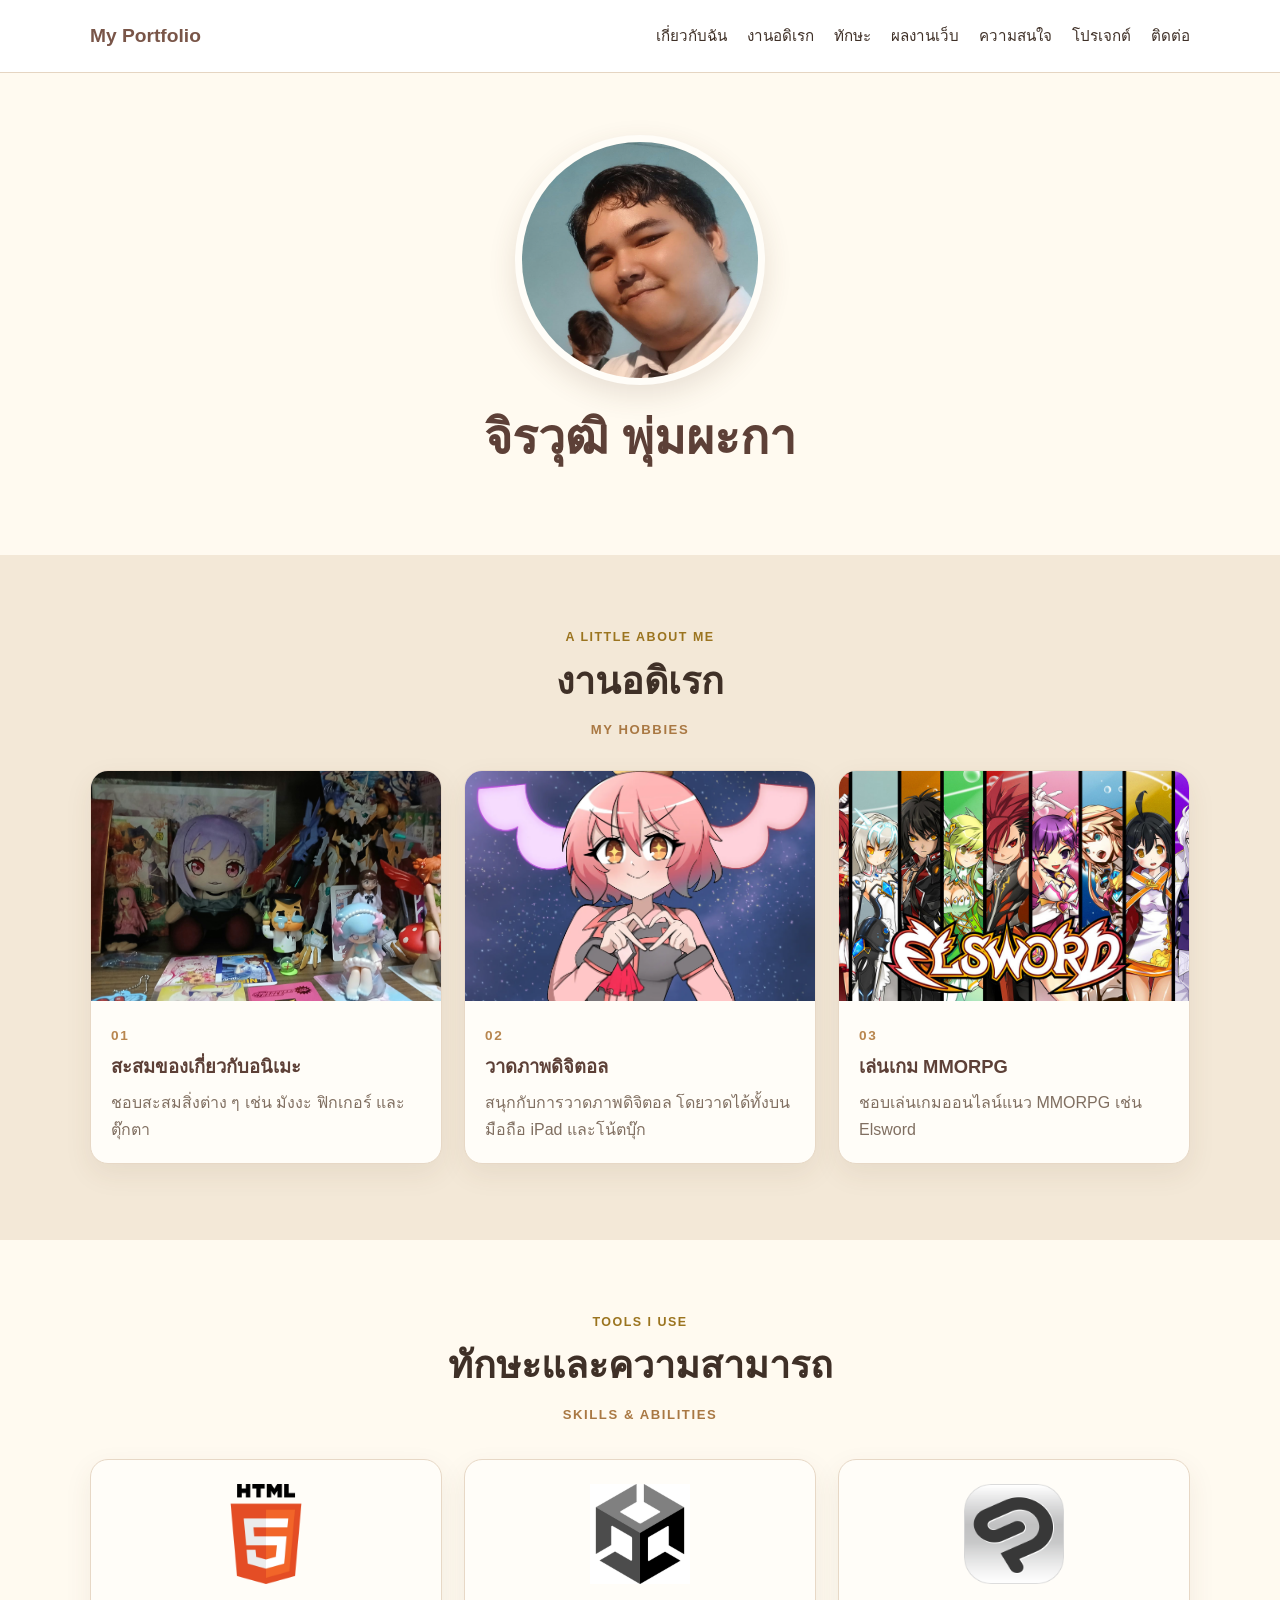
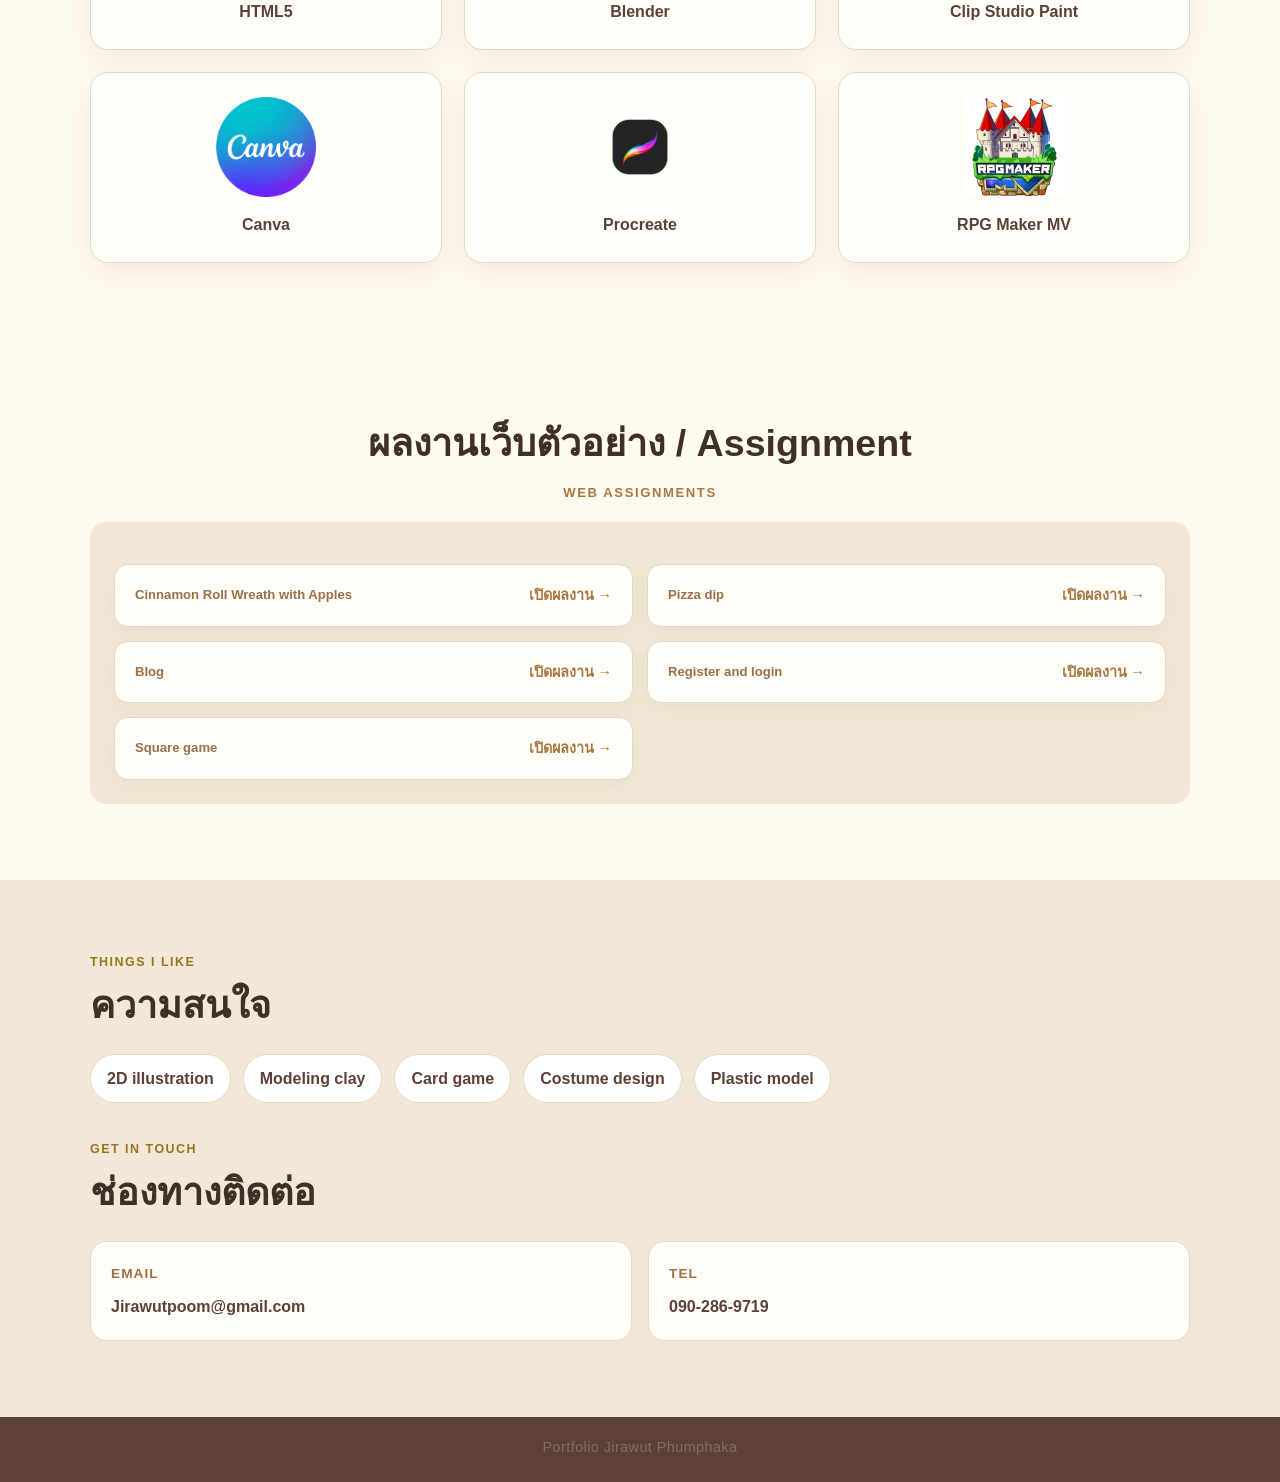
<file: index.html>
<!DOCTYPE html>
<html lang="th">
<head>
  <meta charset="UTF-8">
  <meta name="viewport" content="width=device-width, initial-scale=1.0">
  <title>My Portfolio</title>
  <link rel="stylesheet" href="style.css">
  <script src="script.js" defer></script>
</head>
<body>
  <header class="site-header">
    <nav class="navbar container" aria-label="เมนูหลัก">
      <a class="logo" href="index.html">My Portfolio</a>
      <button class="menu-toggle" id="menuToggle" aria-label="เปิด/ปิดเมนู" aria-expanded="false">☰</button>
      <ul class="nav-links" id="navLinks">
        <li><a href="#about">เกี่ยวกับฉัน</a></li>
        <li><a href="#hobby">งานอดิเรก</a></li>
        <li><a href="#skills">ทักษะ</a></li>
        <li><a href="#assignments">ผลงานเว็บ</a></li>
        <li><a href="#interests">ความสนใจ</a></li>
        <li><a href="project.html">โปรเจกต์</a></li>
        <li><a href="#contact">ติดต่อ</a></li>
</ul>
    </nav>
  </header>

  <main>
    <section class="hero container" id="about">
      <div class="profile-center">
        <!-- TODO: ใส่รูปโปรไฟล์ของตัวเองใน images/ และแก้ชื่อไฟล์ให้ตรง -->
        <img class="profile-photo" src="images/profile.jpg" alt="รูปโปรไฟล์ของ จิรวุฒิ พุ่มผะกา">
        <!-- TODO: เปลี่ยนเป็นชื่อจริงหรือชื่อเล่นของคุณ -->
        <h1 class="profile-name">จิรวุฒิ พุ่มผะกา</h1>
      </div>
    </section>



        <section class="section section-soft" id="hobby">
      <div class="container">
        <p class="eyebrow">A LITTLE ABOUT ME</p>
        <h2>งานอดิเรก</h2>
        <p class="heading-subtitle">MY HOBBIES</p>
        <p class="section-intro"></p>
        <div class="hobby-grid">
          <article class="hobby-card">
            <img src="images/hobby-anime-collection.jpg" alt="ของสะสมเกี่ยวกับอนิเมะ">
            <div class="hobby-card-content">
              <span class="hobby-number">01</span>
              <h3>สะสมของเกี่ยวกับอนิเมะ</h3>
              <p>ชอบสะสมสิ่งต่าง ๆ เช่น มังงะ ฟิกเกอร์ และตุ๊กตา</p>
            </div>
          </article>
          <article class="hobby-card">
            <img src="images/hobby-digital-art.png" alt="ภาพวาดดิจิตอล">
            <div class="hobby-card-content">
              <span class="hobby-number">02</span>
              <h3>วาดภาพดิจิตอล</h3>
              <p>สนุกกับการวาดภาพดิจิตอล โดยวาดได้ทั้งบนมือถือ iPad และโน้ตบุ๊ก</p>
            </div>
          </article>
          <article class="hobby-card">
            <img src="images/hobby-elsword.jpg" alt="เกม Elsword">
            <div class="hobby-card-content">
              <span class="hobby-number">03</span>
              <h3>เล่นเกม MMORPG</h3>
              <p>ชอบเล่นเกมออนไลน์แนว MMORPG เช่น Elsword</p>
            </div>
          </article>
        </div>
      </div>
    </section>

    <section class="section container" id="skills">
      <p class="eyebrow">TOOLS I USE</p>
      <h2>ทักษะและความสามารถ</h2>
        <p class="heading-subtitle">SKILLS & ABILITIES</p>
      <p class="section-intro"></p>
      <div class="skill-logo-grid">
        <div class="skill-logo-card"><img src="images/html5.webp" alt="HTML5"><span>HTML5</span></div>
        <div class="skill-logo-card"><img src="images/blender.png" alt="Blender"><span>Blender</span></div>
        <div class="skill-logo-card"><img src="images/clip-studio-paint.png" alt="Clip Studio Paint"><span>Clip Studio Paint</span></div>
        <div class="skill-logo-card"><img src="images/canva.webp" alt="Canva"><span>Canva</span></div>
        <div class="skill-logo-card"><img src="images/procreate.png" alt="Procreate"><span>Procreate</span></div>
        <div class="skill-logo-card"><img src="images/rpg-maker-mv.jpg" alt="RPG Maker MV"><span>RPG Maker MV</span></div>
      </div>
    </section>

    <section class="section container" id="assignments">
      <p class="eyebrow"></p>
      <h2>ผลงานเว็บตัวอย่าง / Assignment</h2>
        <p class="heading-subtitle">WEB ASSIGNMENTS</p>
      <p class="section-intro"></p>
      <div class="assignment-links">
        <div class="assignment-button-list">
          <a class="assignment-button" href="assignments/Cinnamon-Roll-Wreath-with-Apples/assignment-3-final-correctedtrueend/recipe.html">
            <span class="assignment-title">Cinnamon Roll Wreath with Apples</span><span>เปิดผลงาน →</span>
          </a>
          <a class="assignment-button" href="assignments/Pizza-dip/Assignment4_PizzaDip_Responsive_Approve/Assignment4_PizzaDip_Responsive_Final/recipe.html">
            <span class="assignment-title">Pizza dip</span><span>เปิดผลงาน →</span>
          </a>
          <a class="assignment-button" href="assignments/Blog/assignment5/index.html">
            <span class="assignment-title">Blog</span><span>เปิดผลงาน →</span>
          </a>
          <a class="assignment-button" href="assignments/Register-login/assignment-6/register.html">
            <span class="assignment-title">Register and login</span><span>เปิดผลงาน →</span>
          </a>
          <a class="assignment-button" href="assignments/Square-game/assignment7/index.html">
            <span class="assignment-title">Square game</span><span>เปิดผลงาน →</span>
          </a>
        </div>
      </div>
    </section>


    <section class="section section-soft" id="interests">
      <div class="container">
        <p class="eyebrow">THINGS I LIKE</p>
        <h2>ความสนใจ</h2>
        <p class="heading-subtitle"></p>
        <div class="interest-tags"><span>2D illustration</span><span>Modeling clay</span><span>Card game</span><span>Costume design</span><span>Plastic model</span></div>
      </div>
    </section>
    <section class="section section-soft" id="contact">
      <div class="container">
        <p class="eyebrow">GET IN TOUCH</p>
        <h2>ช่องทางติดต่อ</h2>
        <p class="heading-subtitle"></p>
        <div class="contact-grid">
          <a class="contact-card" href="mailto:Jirawutpoom@gmail.com">
            <span class="contact-label">Email</span>
            <strong>Jirawutpoom@gmail.com</strong>
          </a>
          <a class="contact-card" href="tel:0902869719">
            <span class="contact-label">Tel</span>
            <strong>090-286-9719</strong>
          </a>
        </div>
      </div>
    </section>

  </main>

  <footer class="footer">
    <div class="container">
      <p>Portfolio Jirawut Phumphaka</p>
    </div>
  </footer>

</body>
</html>
</file>
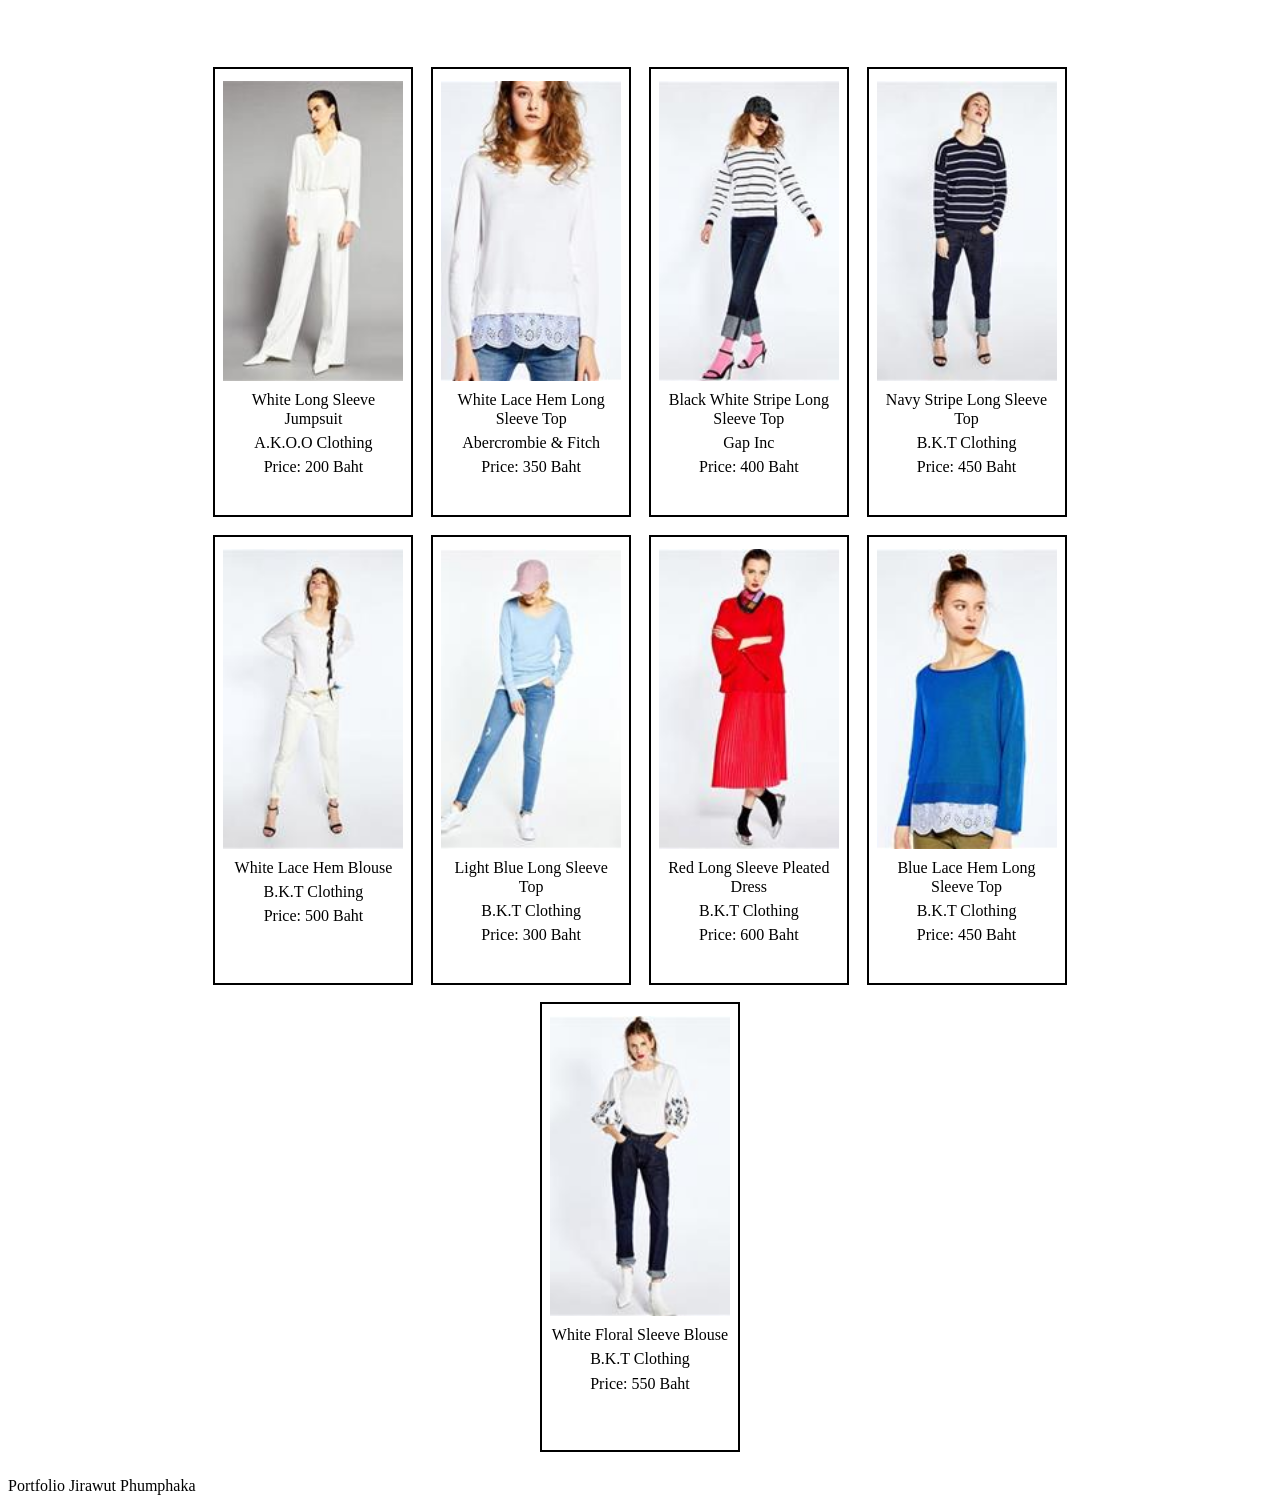
<file: assignments/Shopping-extra/assignment8/index.html>
<!DOCTYPE html>
<html>
	<head>
		<meta charset="UTF-8">
		<title>Shopping BKT</title>
		<link rel="stylesheet" href="style.css" type="text/css">
		<script type="text/javascript" src="shopping.js"></script>
	</head>
	<body>
		<div id="nav-top"></div>
		<div id="container">
			<div id="layer">
				<div></div>
				<div></div>
				<div></div>
				<div></div>
				<div></div>
				<div></div>
				<div></div>
				<div></div>
				<div></div>
			</div>
		</div>
	
	
  <footer class="footer">
    <div class="container">
      <p>Portfolio Jirawut Phumphaka</p>
    </div>
  </footer>

</body>
</html>
</file>
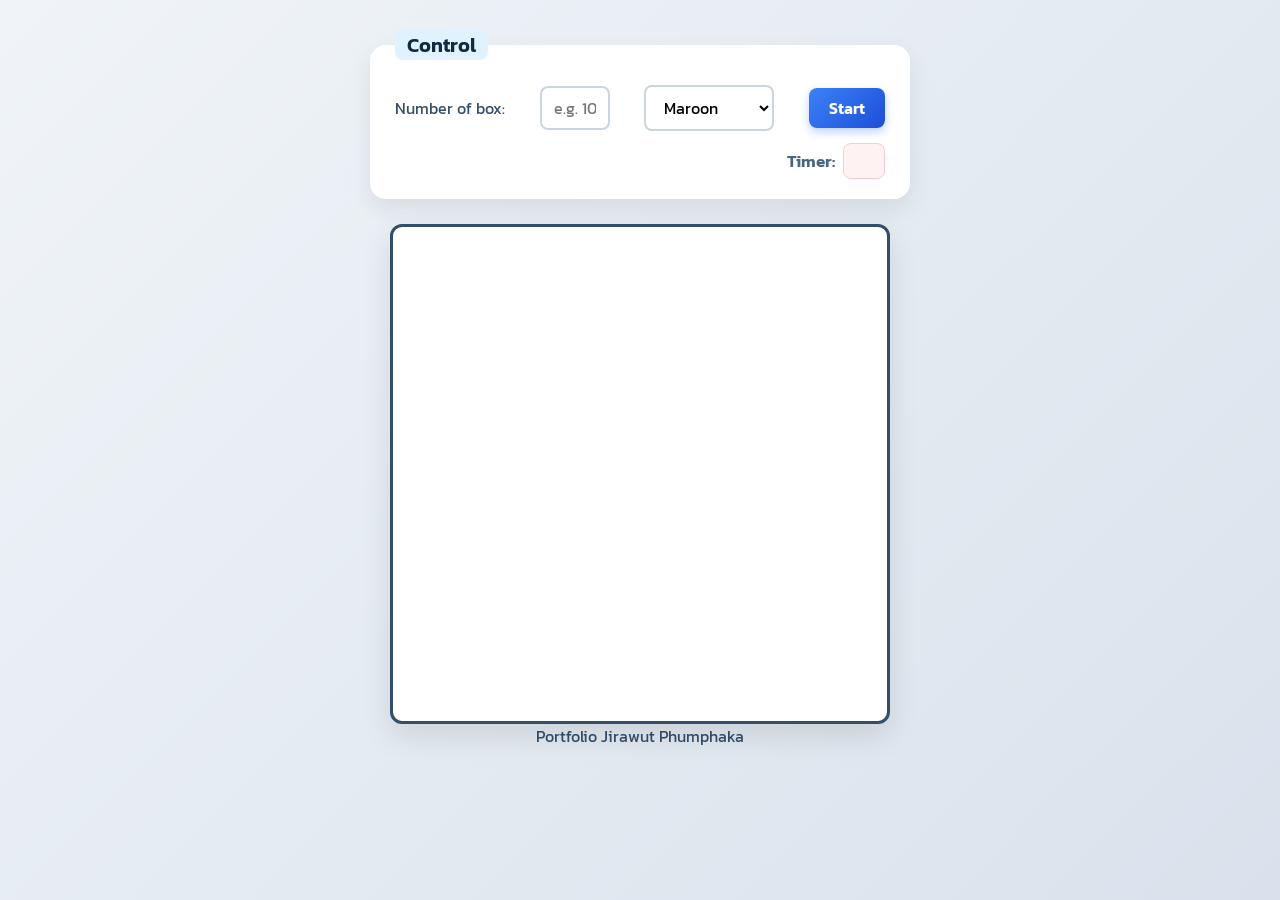
<file: assignments/Square-game/assignment7/index.html>
<!DOCTYPE html>
<html lang="en">
	<head>
		<meta charset="UTF-8">
		<meta name="viewport" content="width=device-width, initial-scale=1.0">
		<title>Square game</title>
		<script type="text/javascript" src="game.js"></script>
		<link rel="stylesheet" type="text/css" href="game.css">
	</head>
	<body>
		<!-- these codes were adapted from https://courses.cs.washington.edu/courses/cse154/17sp/lecture/more-dom/code/squares.html  -->

		<fieldset>
			<legend>Control</legend>
			<label for="numbox">Number of box: </label>
			<input type="text" name="numbox" id="numbox" placeholder="e.g. 10">
			<select name="color" id="color">
				<option value="maroon">Maroon</option>
				<option value="lightgreen">Lightgreen</option>
				<option value="magenta">Magenta</option>
			</select>
			<button id="start">Start</button>
			<div id="timerClock"> Timer:
				<div id="clock"></div>
			</div>
		</fieldset>

		<div id="container">
			<div id="layer"></div>
		</div>
	
	
  <footer class="footer">
    <div class="container">
      <p>Portfolio Jirawut Phumphaka</p>
    </div>
  </footer>

</body>
</html>
</file>
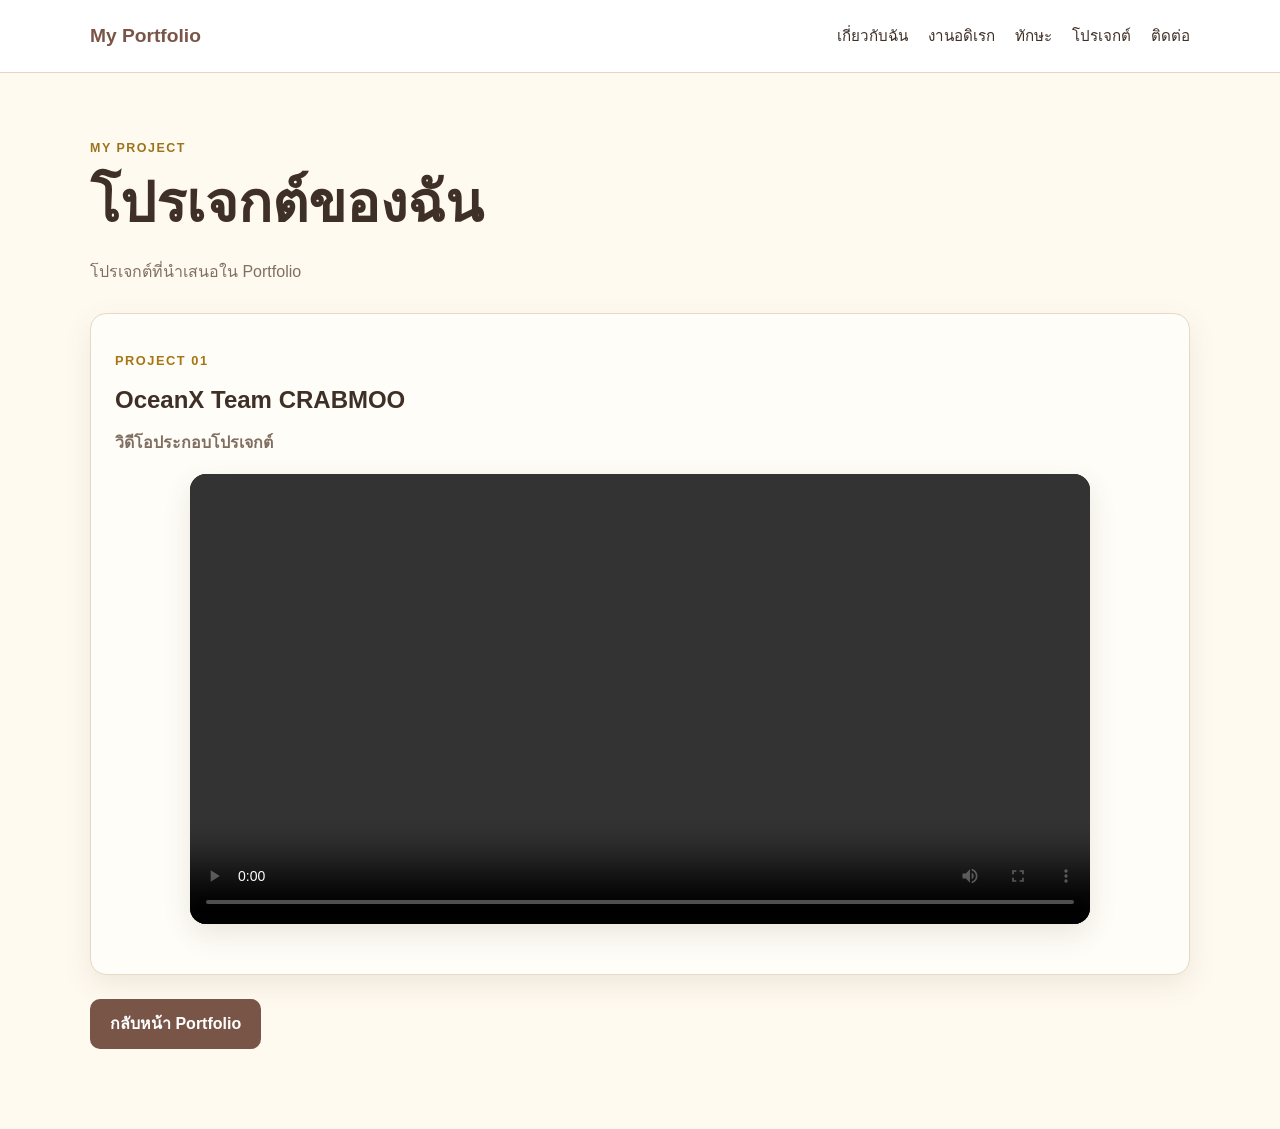
<file: project.html>
<!DOCTYPE html>
<html lang="th">
<head>
  <meta charset="UTF-8">
  <meta name="viewport" content="width=device-width, initial-scale=1.0">
  <title>Projects | จิรวุฒิ พุ่มผะกา</title>
  <link rel="stylesheet" href="style.css">
  <script src="script.js" defer></script>
</head>
<body>
  <header class="site-header">
    <nav class="navbar container" aria-label="เมนูหลัก">
      <a class="logo" href="index.html">My Portfolio</a>
      <button class="menu-toggle" id="menuToggle" aria-label="เปิด/ปิดเมนู" aria-expanded="false">☰</button>
      <ul class="nav-links" id="navLinks">
        <li><a href="index.html#about">เกี่ยวกับฉัน</a></li>
        <li><a href="index.html#hobby">งานอดิเรก</a></li>
        <li><a href="index.html#skills">ทักษะ</a></li>
        <li><a href="project.html" aria-current="page">โปรเจกต์</a></li>
        <li><a href="index.html#contact">ติดต่อ</a></li>
      </ul>
    </nav>
  </header>

  <main class="container project-page">
    <p class="eyebrow">MY PROJECT</p>
    <h1>โปรเจกต์ของฉัน</h1>
    <p class="section-intro">โปรเจกต์ที่นำเสนอใน Portfolio</p>

    <article class="project-detail">
      <p class="project-number">PROJECT 01</p>
      <h2>OceanX Team CRABMOO</h2>
      <p class="project-media-label"><strong>วิดีโอประกอบโปรเจกต์</strong></p>
      <video class="project-video" controls preload="metadata">
        <source src="videos/oceanx-team-crabmoo.mp4" type="video/mp4">
        เบราว์เซอร์ของคุณไม่รองรับการเล่นวิดีโอ
      </video>
    </article>

    <a class="button" href="index.html">กลับหน้า Portfolio</a>
  </main>
</body>
</html>
</file>
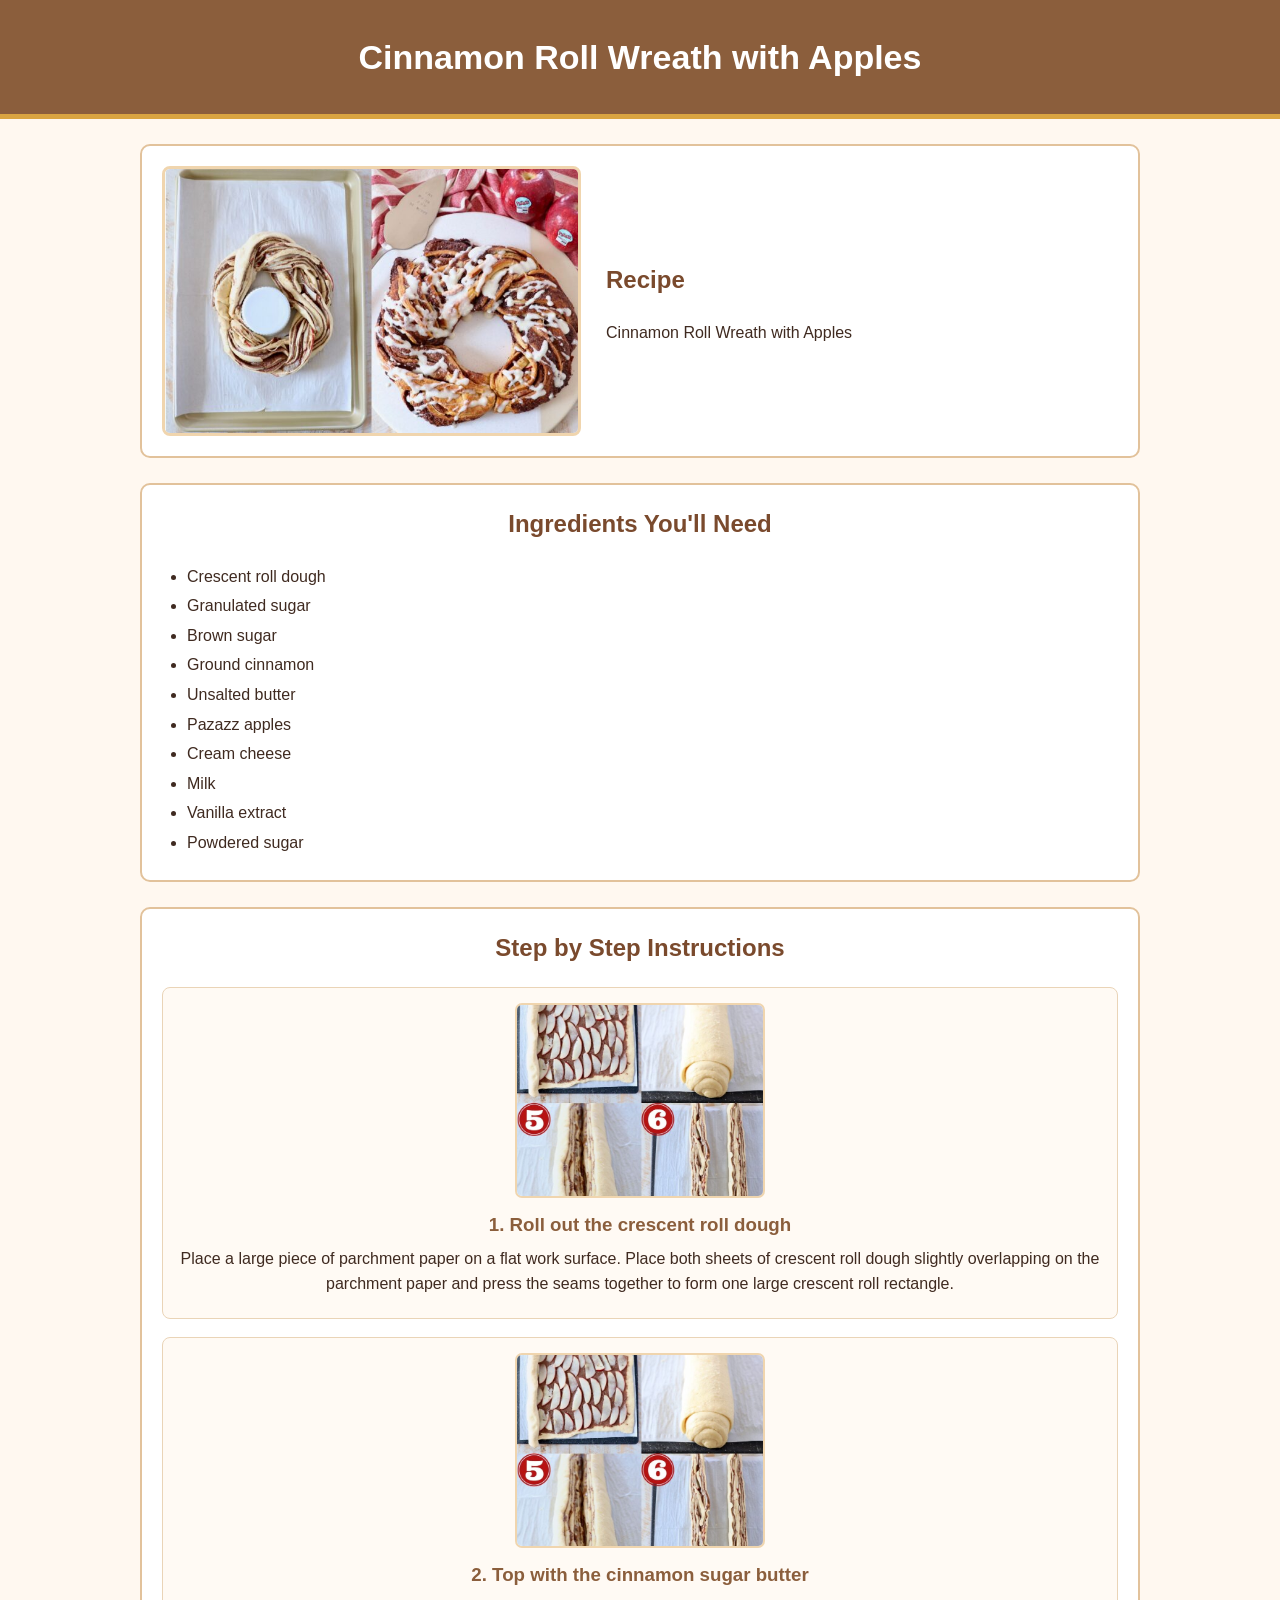
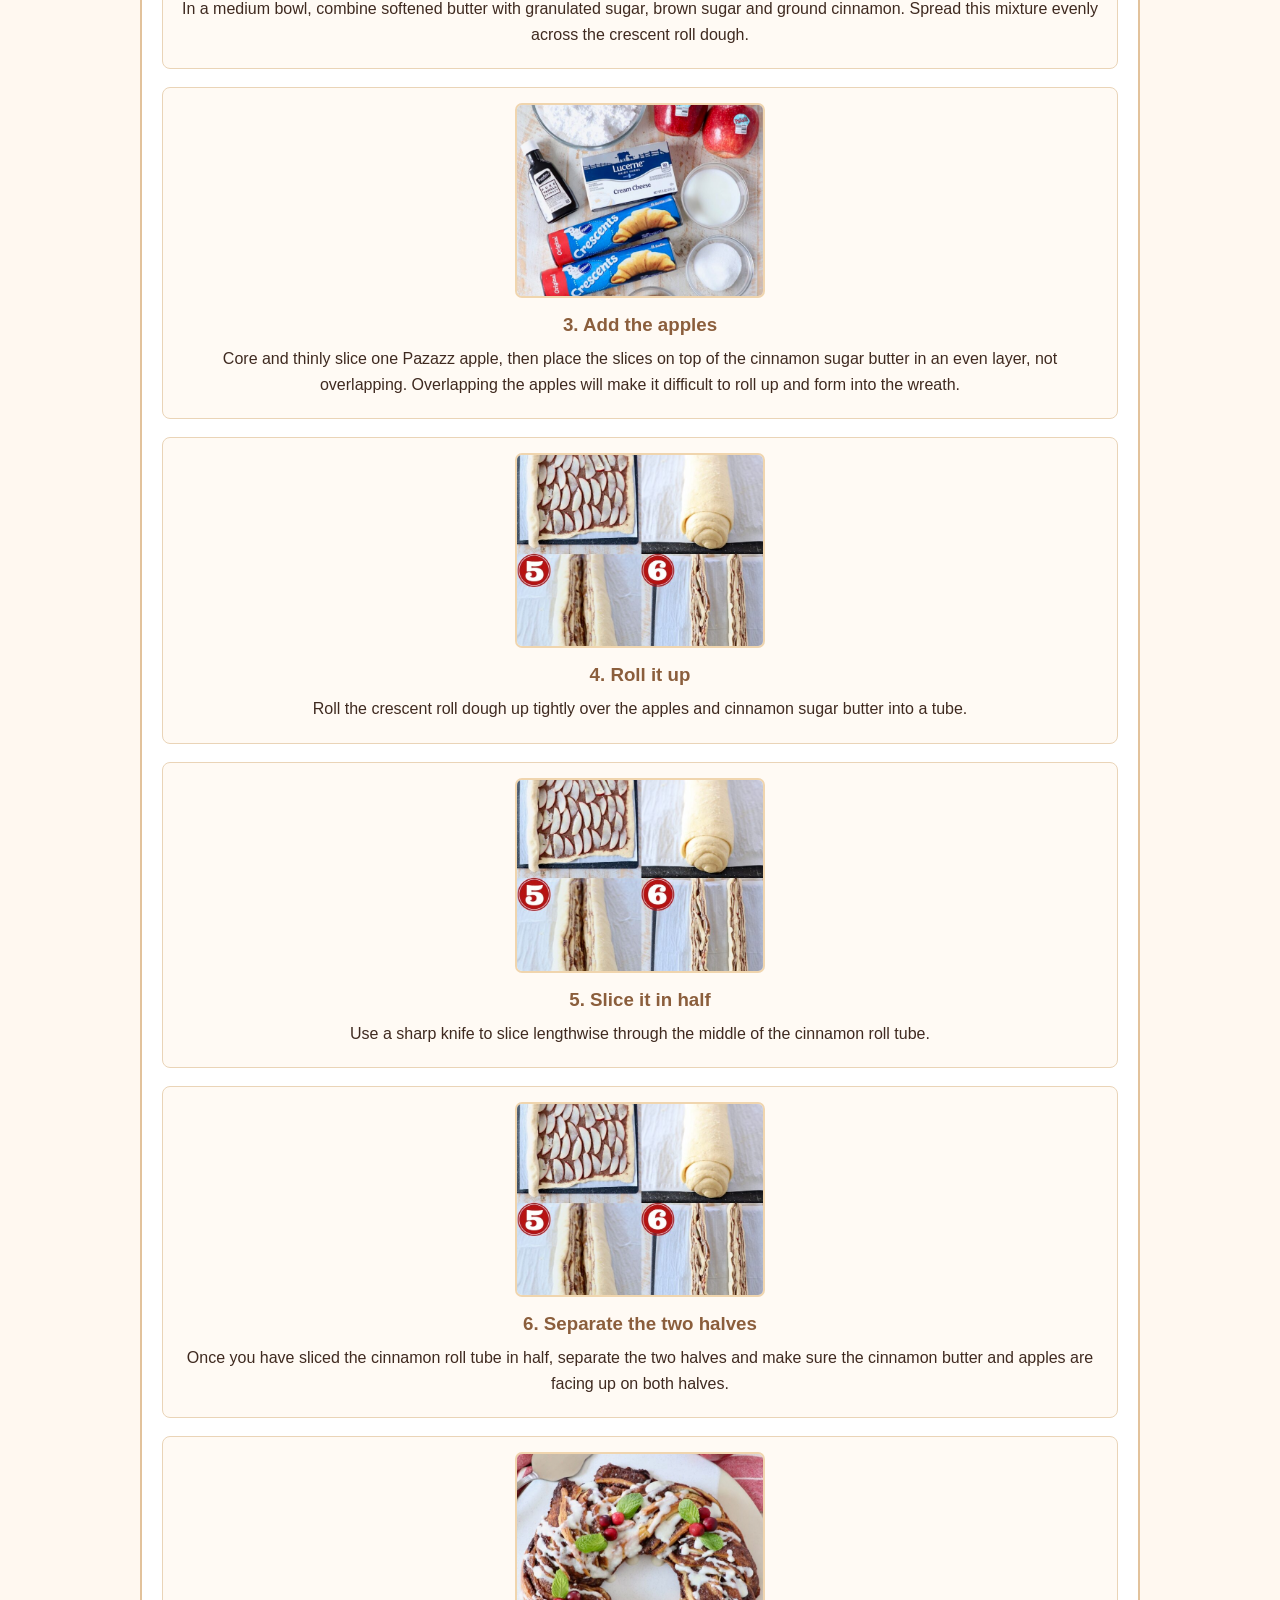
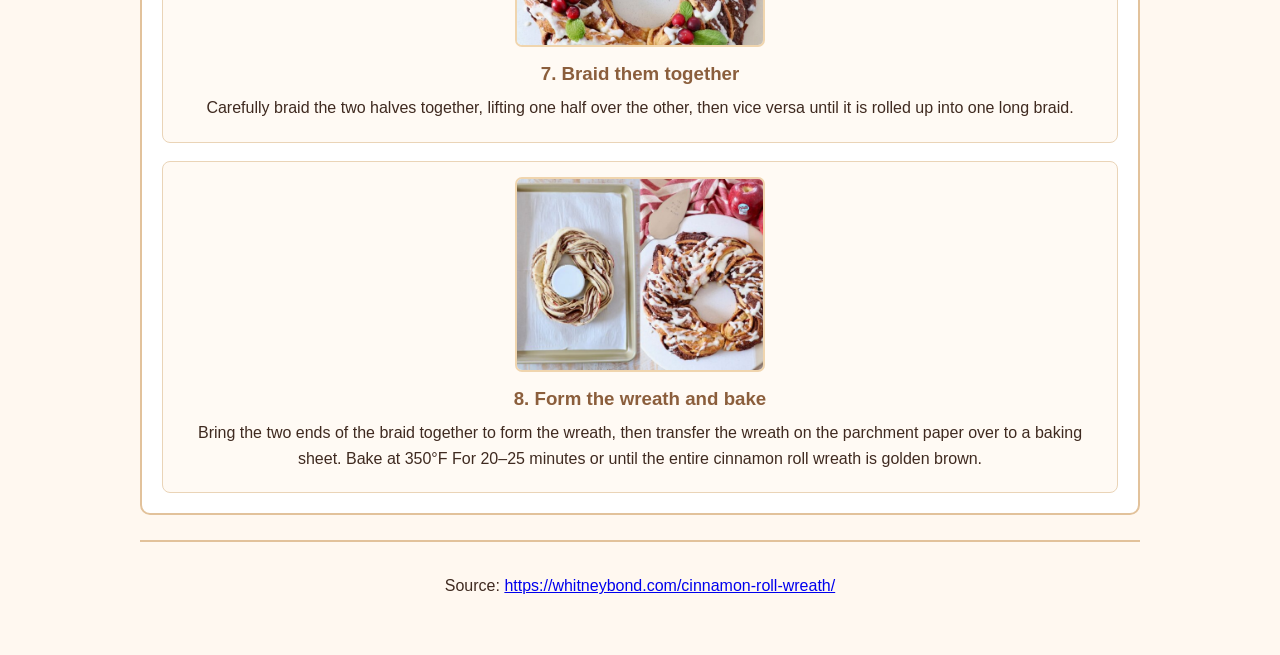
<file: assignments/Cinnamon-Roll-Wreath-with-Apples/assignment-3-final-correctedtrueend/recipe.html>
<!DOCTYPE html>
<html lang="en">
<head>
    <meta charset="UTF-8">
    <meta name="viewport" content="width=device-width, initial-scale=1.0">
    <title>Cinnamon Roll Wreath with Apples</title>
    <link rel="stylesheet" href="style.css">
</head>

<body>
    <header class="header">
        <h1>Cinnamon Roll Wreath with Apples</h1>
    </header>

    <main class="container">
        <section class="hero">
            <img src="pic/cinnamon-6.jpeg" alt="Cinnamon roll wreath with apples">
            <div class="hero-text">
                <h2>Recipe</h2>
                <p>
                    Cinnamon Roll Wreath with Apples
                </p>
            </div>
        </section>

        <section class="card">
            <h2>Ingredients You'll Need</h2>
            <ul class="ingredients">
                <li>Crescent roll dough</li>
                <li>Granulated sugar</li>
                <li>Brown sugar</li>
                <li>Ground cinnamon</li>
                <li>Unsalted butter</li>
                <li>Pazazz apples</li>
                <li>Cream cheese</li>
                <li>Milk</li>
                <li>Vanilla extract</li>
                <li>Powdered sugar</li>
            </ul>
        </section>

        <section class="card">
            <h2>Step by Step Instructions</h2>

            <div class="steps">
                <article class="step">
                    <img src="pic/cinnamon-2.jpeg" alt="Step 1: Rolling out the dough">
                    <div>
                        <h3>1. Roll out the crescent roll dough</h3>
                        <p>
                            Place a large piece of parchment paper on a flat work surface.
                            Place both sheets of crescent roll dough slightly overlapping
                            on the parchment paper and press the seams together to form one
                            large crescent roll rectangle.
                        </p>
                    </div>
                </article>

                <article class="step">
                    <img src="pic/cinnamon-2.jpeg" alt="Step 2: Adding cinnamon sugar butter">
                    <div>
                        <h3>2. Top with the cinnamon sugar butter</h3>
                        <p>
                            In a medium bowl, combine softened butter with granulated sugar,
                            brown sugar and ground cinnamon. Spread this mixture evenly
                            across the crescent roll dough.
                        </p>
                    </div>
                </article>

                <article class="step">
                    <img src="pic/cinnamon-1.jpeg" alt="Step 3: Adding the apples">
                    <div>
                        <h3>3. Add the apples</h3>
                        <p>
                            Core and thinly slice one Pazazz apple, then place the slices
                            on top of the cinnamon sugar butter in an even layer, not
                            overlapping. Overlapping the apples will make it difficult
                            to roll up and form into the wreath.
                        </p>
                    </div>
                </article>

                <article class="step">
                    <img src="pic/cinnamon-2.jpeg" alt="Step 4: Rolling the dough">
                    <div>
                        <h3>4. Roll it up</h3>
                        <p>
                            Roll the crescent roll dough up tightly over the apples and
                            cinnamon sugar butter into a tube.
                        </p>
                    </div>
                </article>

                <article class="step">
                    <img src="pic/cinnamon-2.jpeg" alt="Step 5: Slicing the cinnamon roll tube">
                    <div>
                        <h3>5. Slice it in half</h3>
                        <p>
                            Use a sharp knife to slice lengthwise through the middle
                            of the cinnamon roll tube.
                        </p>
                    </div>
                </article>

                <article class="step">
                    <img src="pic/cinnamon-2.jpeg" alt="Step 6: Separating the two halves">
                    <div>
                        <h3>6. Separate the two halves</h3>
                        <p>
                            Once you have sliced the cinnamon roll tube in half, separate
                            the two halves and make sure the cinnamon butter and apples
                            are facing up on both halves.
                        </p>
                    </div>
                </article>

                <article class="step">
                    <img src="pic/cinnamon-5.jpeg" alt="Step 7: Braiding the two halves">
                    <div>
                        <h3>7. Braid them together</h3>
                        <p>
                            Carefully braid the two halves together, lifting one half
                            over the other, then vice versa until it is rolled up into
                            one long braid.
                        </p>
                    </div>
                </article>

                <article class="step">
                    <img src="pic/cinnamon-6.jpeg" alt="Step 8: Forming and baking the wreath">
                    <div>
                        <h3>8. Form the wreath and bake</h3>
                        <p>
                            Bring the two ends of the braid together to form the wreath,
                            then transfer the wreath on the parchment paper over to a
                            baking sheet.
                            Bake at 350°F For 20–25 minutes or until the entire cinnamon roll wreath is golden brown.
                        </p>
                    </div>
                </article>
            </div>
        </section>

        <footer>
            <p>
                Source:
                <a href="https://whitneybond.com/cinnamon-roll-wreath/" target="_blank">
                    https://whitneybond.com/cinnamon-roll-wreath/
                </a>
            </p>
        </footer>
    </main>
</body>
</html>
</file>
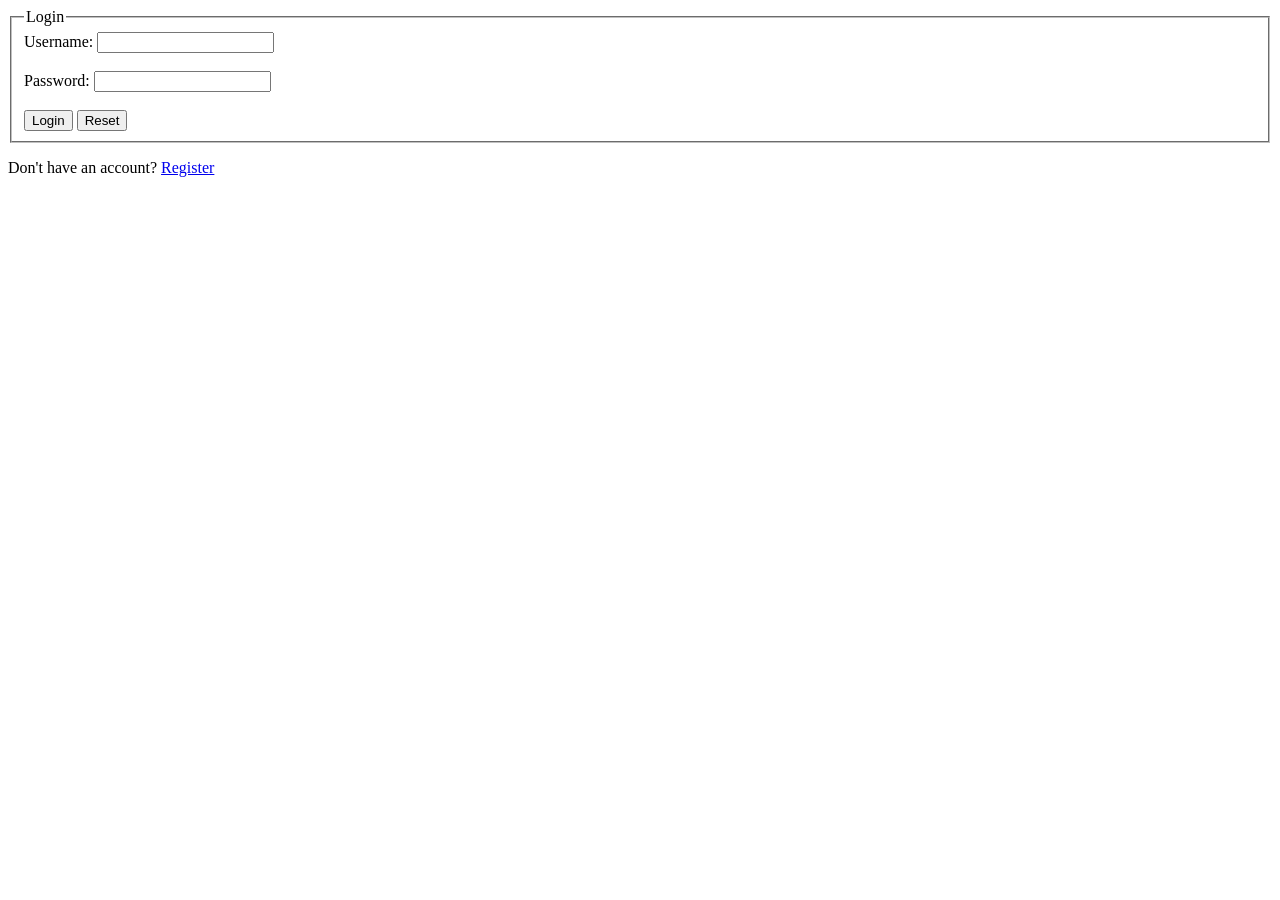
<file: assignments/Register-login/assignment-6/login.html>
<!DOCTYPE html>
<html lang="en">
<head>
    <meta charset="UTF-8">
    <title>Login</title>
    <script src="login.js" defer></script>
</head>
<body>

<form id="myLogin" name="myLogin">
    <fieldset>
        <legend>Login</legend>

        Username:
        <input type="text" name="username" required>
        <br><br>

        Password:
        <input type="password" name="password" required>
        <br><br>

        <input type="submit" value="Login">
        <input type="reset" value="Reset">
    </fieldset>
</form>

<p>Don't have an account? <a href="register.html">Register</a></p>

</body>
</html>
</file>
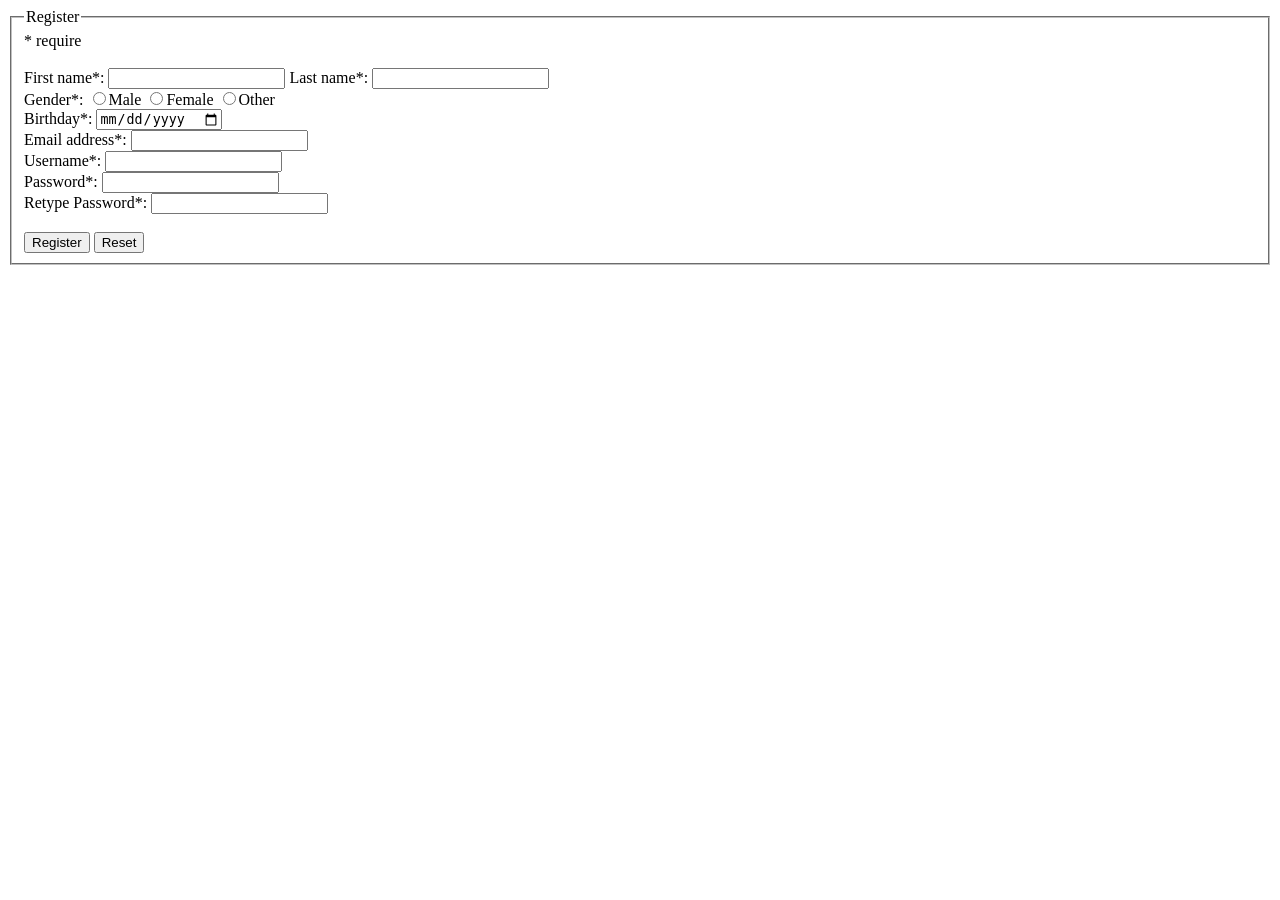
<file: assignments/Register-login/assignment-6/register.html>
<!DOCTYPE html>
<html lang="en">
<head>
    <meta charset="UTF-8">
    <title>Register</title>
    <script src="register.js" defer></script>
</head>
<body>

<form id="myRegister" name="myRegister" action="login.html">
    <fieldset>
        <legend>Register</legend>

        * require<br><br>

        First name*:
        <input type="text" name="firstname" required>

        Last name*:
        <input type="text" name="lastname" required>
        <br>

        Gender*:
        <input type="radio" name="gender" value="Male">Male
        <input type="radio" name="gender" value="Female">Female
        <input type="radio" name="gender" value="Other">Other
        <br>

        Birthday*:
        <input type="date" name="bday" required>
        <br>

        Email address*:
        <input type="email" name="email" required>
        <br>

        Username*:
        <input type="text" name="username" required>
        <br>

        Password*:
        <input type="password" name="password" required>
        <br>

        Retype Password*:
        <input type="password" name="retypePassword" required>
        <br>

        <span id="errormsg"></span>
        <br>

        <input type="submit" value="Register">
        <input type="reset" value="Reset">
    </fieldset>
</form>

</body>
</html>
</file>
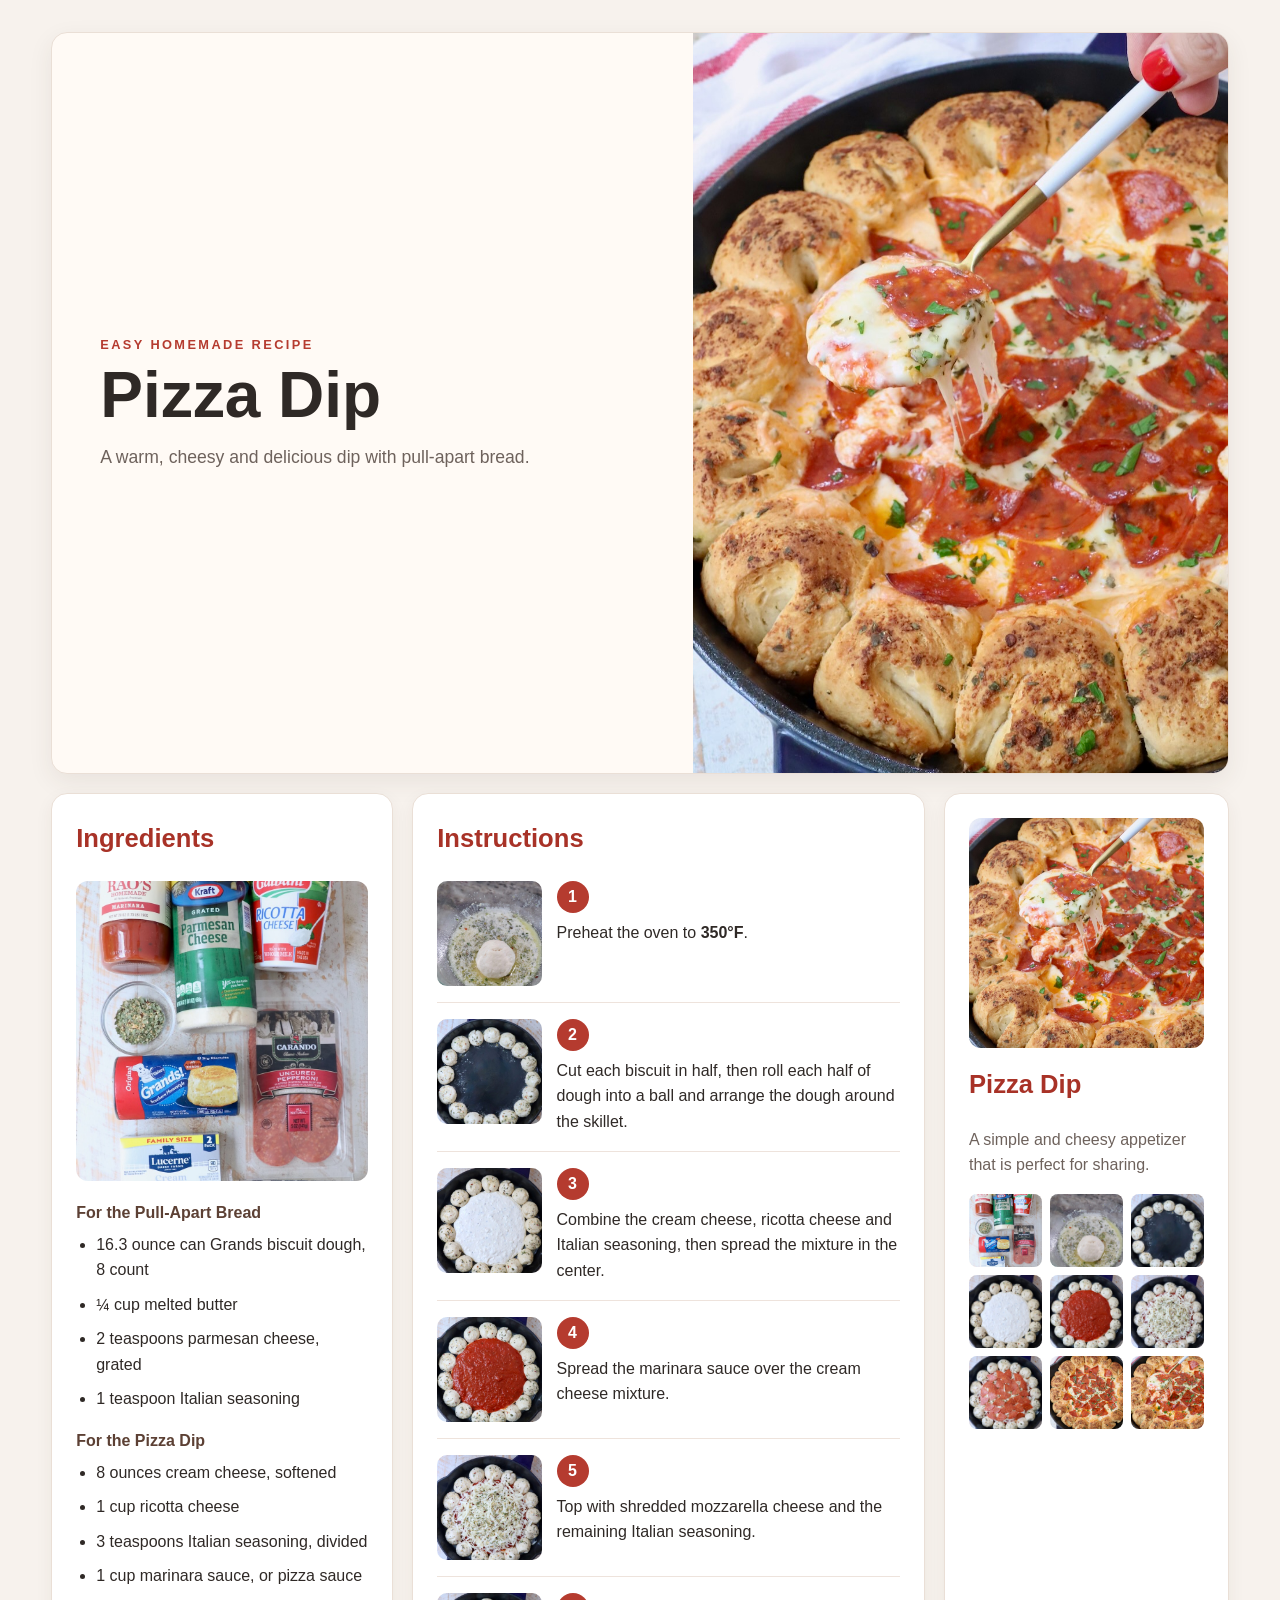
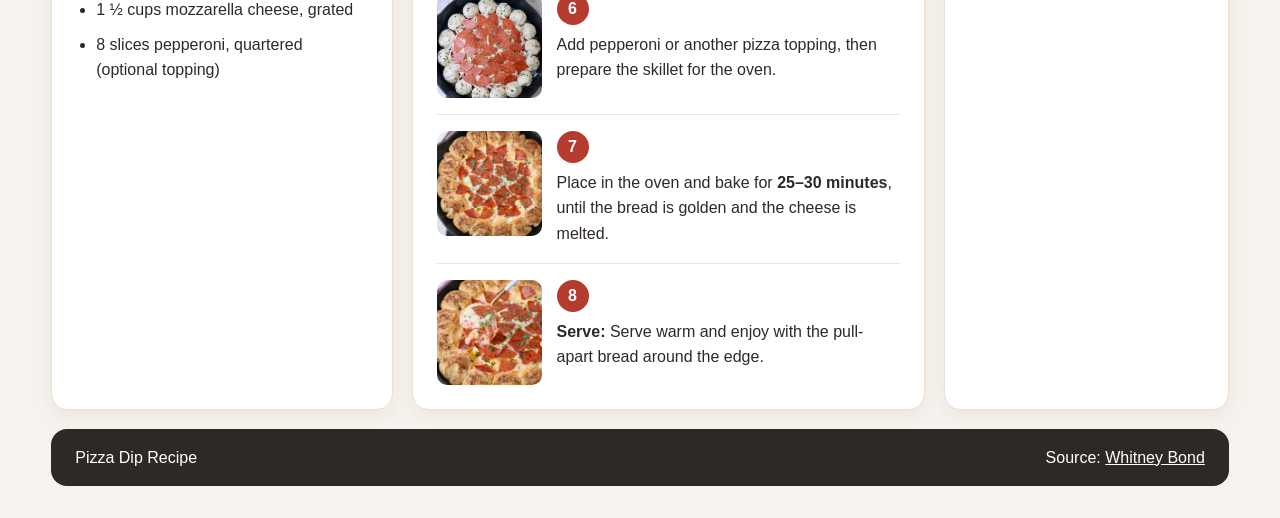
<file: assignments/Pizza-dip/Assignment4_PizzaDip_Responsive_Approve/Assignment4_PizzaDip_Responsive_Final/recipe.html>
<!DOCTYPE html>
<html lang="en">
<head>
    <meta charset="utf-8">
    <meta name="viewport" content="width=device-width, initial-scale=1.0">
    <title>Pizza Dip Recipe</title>
    <link rel="stylesheet" type="text/css" href="main.css">
</head>
<body>
    <div class="grid-container">

        <header id="header">
            <div class="header-text">
                <p class="eyebrow">EASY HOMEMADE RECIPE</p>
                <h1>Pizza Dip</h1>
                <p class="subtitle">A warm, cheesy and delicious dip with pull-apart bread.</p>
            </div>
            <img src="pic/pizza-dip-9.jpeg" alt="Finished Pizza Dip">
        </header>

        <section id="main1" class="card">
            <h2>Ingredients</h2>
            <img class="ingredient-image" src="pic/pizza-dip-1.jpeg" alt="Pizza Dip ingredients">

            <h3>For the Pull-Apart Bread</h3>
            <ul>
                <li>16.3 ounce can Grands biscuit dough, 8 count</li>
                <li>¼ cup melted butter</li>
                <li>2 teaspoons parmesan cheese, grated</li>
                <li>1 teaspoon Italian seasoning</li>
            </ul>

            <h3>For the Pizza Dip</h3>
            <ul>
                <li>8 ounces cream cheese, softened</li>
                <li>1 cup ricotta cheese</li>
                <li>3 teaspoons Italian seasoning, divided</li>
                <li>1 cup marinara sauce, or pizza sauce</li>
                <li>1 ½ cups mozzarella cheese, grated</li>
                <li>8 slices pepperoni, quartered (optional topping)</li>
            </ul>
        </section>

        <section id="main2" class="card">
            <h2>Instructions</h2>

            <div class="step">
                <img src="pic/pizza-dip-2.jpeg" alt="Mixing the ingredients">
                <div>
                    <span>1</span>
                    <p>Preheat the oven to <strong>350°F</strong>.</p>
                </div>
            </div>

            <div class="step">
                <img src="pic/pizza-dip-3.jpeg" alt="Biscuit dough around the skillet">
                <div>
                    <span>2</span>
                    <p>Cut each biscuit in half, then roll each half of dough into a ball and arrange the dough around the skillet.</p>
                </div>
            </div>

            <div class="step">
                <img src="pic/pizza-dip-4.jpeg" alt="Cream cheese mixture in the skillet">
                <div>
                    <span>3</span>
                    <p>Combine the cream cheese, ricotta cheese and Italian seasoning, then spread the mixture in the center.</p>
                </div>
            </div>

            <div class="step">
                <img src="pic/pizza-dip-5.jpeg" alt="Marinara sauce added to the dip">
                <div>
                    <span>4</span>
                    <p>Spread the marinara sauce over the cream cheese mixture.</p>
                </div>
            </div>

            <div class="step">
                <img src="pic/pizza-dip-6.jpeg" alt="Mozzarella cheese added">
                <div>
                    <span>5</span>
                    <p>Top with shredded mozzarella cheese and the remaining Italian seasoning.</p>
                </div>
            </div>

            <div class="step">
                <img src="pic/pizza-dip-7.jpeg" alt="Pizza dip ready for baking">
                <div>
                    <span>6</span>
                    <p>Add pepperoni or another pizza topping, then prepare the skillet for the oven.</p>
                </div>
            </div>

            <div class="step">
                <img src="pic/pizza-dip-8.jpeg" alt="Baked Pizza Dip">
                <div>
                    <span>7</span>
                    <p>Place in the oven and bake for <strong>25–30 minutes</strong>, until the bread is golden and the cheese is melted.</p>
                </div>
            </div>

            <div class="step8">
                <img src="pic/pizza-dip-9.jpeg" alt="Finished Pizza Dip ready to serve">
                <div>
                    <span>8</span>
                    <p><strong>Serve:</strong> Serve warm and enjoy with the pull-apart bread around the edge.</p>
                </div>
            </div>
        </section>

        <aside id="right" class="card">
            <img class="side-image" src="pic/pizza-dip-9.jpeg" alt="Finished Pizza Dip">
            <h2>Pizza Dip</h2>
            <p class="tip">A simple and cheesy appetizer that is perfect for sharing.</p>

            <div class="mini-gallery">
                <img src="pic/pizza-dip-1.jpeg" alt="Ingredients">
                <img src="pic/pizza-dip-2.jpeg" alt="Preparing ingredients">
                <img src="pic/pizza-dip-3.jpeg" alt="Dough around skillet">
                <img src="pic/pizza-dip-4.jpeg" alt="Cream cheese layer">
                <img src="pic/pizza-dip-5.jpeg" alt="Marinara layer">
                <img src="pic/pizza-dip-6.jpeg" alt="Cheese layer">
                <img src="pic/pizza-dip-7.jpeg" alt="Ready for baking">
                <img src="pic/pizza-dip-8.jpeg" alt="Baked pizza dip">
                <img src="pic/pizza-dip-9.jpeg" alt="Finished pizza dip">
            </div>
        </aside>

        <footer id="footer">
            <p>Pizza Dip Recipe</p>
            <p>Source: <a href="https://whitneybond.com/pizza-dip/" target="_blank">Whitney Bond</a></p>
        </footer>

    </div>
</body>
</html>
</file>
<file: style.css>
/* TODO: ปรับสีหลักของเว็บได้จากตัวแปรด้านล่าง */
:root {
  --primary: #795548;
  --accent: #b98a5b;
  --background: #fffaf0;
  --soft-background: #f3e8d7;
  --text: #3f3027;
  --muted: #806f61;
  --card: #fffdf8;
  --shadow: 0 10px 28px rgba(92, 62, 40, 0.10);
}
* { box-sizing: border-box; }
html { scroll-behavior: smooth; scroll-padding-top: 90px; }
body {
  margin: 0;
  color: var(--text);
  background: var(--background);
  font-family: "Noto Sans Thai", Tahoma, Arial, sans-serif;
  line-height: 1.7;
}
a { color: var(--primary); }
.container { width: min(1100px, calc(100% - 40px)); margin: 0 auto; }
.site-header {
  position: sticky; top: 0; z-index: 10;
  background: rgba(255,255,255,.95);
  border-bottom: 1px solid #e5d5c2;
  backdrop-filter: blur(12px);
}
.navbar { min-height: 72px; display: flex; align-items: center; justify-content: space-between; gap: 24px; }
.logo { font-size: 1.2rem; font-weight: 800; text-decoration: none; color: var(--primary); }
.nav-links { list-style: none; display: flex; align-items: center; flex-wrap: wrap; gap: 20px; padding: 0; margin: 0; }
.nav-links a { text-decoration: none; font-size: .95rem; color: var(--text); }
.nav-links a:hover, .text-link:hover { color: #a77513; }
.menu-toggle { display: none; border: 0; background: transparent; font-size: 1.5rem; cursor: pointer; color: var(--primary); }
.hero { display: grid; grid-template-columns: 1.4fr .8fr; gap: 50px; align-items: center; padding-top: 82px; padding-bottom: 90px; }
.eyebrow { color: #9b741f; letter-spacing: .12em; font-size: .78rem; font-weight: 800; margin: 0 0 8px; }
h1, h2, h3 { line-height: 1.3; margin-top: 0; }
h1 { font-size: clamp(2rem, 5vw, 3.5rem); margin-bottom: 18px; }
h1 span { color: var(--primary); }
h2 { font-size: clamp(1.7rem, 3vw, 2.35rem); margin-bottom: 14px; }
h3 { font-size: 1.15rem; margin-bottom: 8px; }
.lead, .section-intro { color: var(--muted); max-width: 720px; }
.lead { font-size: 1.08rem; margin-bottom: 28px; }
.button { display: inline-block; background: var(--primary); color: white; padding: 11px 20px; border-radius: 10px; text-decoration: none; font-weight: 700; }
.button:hover { filter: brightness(1.12); transform: translateY(-1px); }
.profile-wrap { justify-self: center; width: min(300px, 100%); }
.profile-photo { display: block; width: 100%; aspect-ratio: 4/5; object-fit: cover; border-radius: 28px; background: #eadcc9; border: 7px solid white; box-shadow: var(--shadow); }
.section { padding-top: 72px; padding-bottom: 76px; }
.section-soft { background: var(--soft-background); }
.section-intro { margin-bottom: 28px; }
.card-grid { display: grid; grid-template-columns: repeat(3, minmax(0, 1fr)); gap: 20px; margin-top: 28px; }
.info-card, .project-card, .project-detail { background: var(--card); border: 1px solid #e7d8c6; border-radius: 16px; padding: 24px; box-shadow: var(--shadow); }
.card-icon { font-size: 1.8rem; margin-bottom: 10px; }
.info-card p, .project-card p, .project-detail p { color: var(--muted); margin-bottom: 0; }
.skill-list { display: grid; gap: 18px; max-width: 720px; margin-top: 28px; }
.skill-item { display: grid; grid-template-columns: 180px 1fr; gap: 20px; align-items: center; }
.skill-track { height: 10px; border-radius: 99px; background: #e6d7c5; overflow: hidden; }
.skill-level { height: 100%; background: var(--accent); border-radius: inherit; }
.small-note { color: var(--muted); font-size: .88rem; }
.interest-tags { display: flex; flex-wrap: wrap; gap: 12px; margin-top: 24px; }
.interest-tags span { background: white; border: 1px solid #dfcbb4; padding: 9px 16px; border-radius: 99px; }
.project-number { color: #a77513 !important; font-size: .8rem; font-weight: 800; letter-spacing: .12em; }
.text-link { display: inline-block; margin-top: 24px; font-weight: 800; text-decoration: none; }
.assignment-links { margin-top: 40px; padding: 24px; background: var(--soft-background); border-radius: 16px; }
.assignment-links ul { padding-left: 22px; }
.assignment-links li { margin: 6px 0; }
.contact-section { background: var(--primary); color: white; padding: 65px 0; }
.contact-section .eyebrow { color: var(--accent); }
.contact-section p { color: #e0e8ed; }
.contact-links { display: flex; flex-wrap: wrap; gap: 12px; margin-top: 22px; }
.contact-links a { color: white; border: 1px solid rgba(255,255,255,.4); border-radius: 9px; padding: 8px 14px; text-decoration: none; }
.contact-links a:hover { background: rgba(255,255,255,.12); }
.footer { padding: 20px 0; background: #5d4037; color: #dbe5eb; text-align: center; font-size: .88rem; }
.footer p { margin: 0; }
.project-page { padding-top: 65px; padding-bottom: 80px; }
.project-detail { margin: 24px 0; }
.project-detail h2 { font-size: 1.5rem; }
.project-detail p { margin: 12px 0; }
.project-detail img { display: block; max-width: 100%; border-radius: 12px; margin-top: 18px; }
code { background: #efe3d4; padding: 2px 5px; border-radius: 4px; }

@media (max-width: 760px) {
  .container { width: min(100% - 28px, 620px); }
  .navbar { min-height: 64px; flex-wrap: wrap; padding: 12px 0; }
  .menu-toggle { display: block; }
  .nav-links { display: none; width: 100%; flex-direction: column; align-items: flex-start; gap: 10px; padding: 10px 0 4px; }
  .nav-links.open { display: flex; }
  .hero { grid-template-columns: 1fr; padding-top: 50px; padding-bottom: 55px; gap: 32px; }
  .profile-wrap { grid-row: 1; width: min(220px, 70%); }
  .card-grid { grid-template-columns: 1fr; }
  .section { padding-top: 52px; padding-bottom: 55px; }
  .skill-item { grid-template-columns: 1fr; gap: 6px; }
  .contact-section { padding: 50px 0; }
}

.assignment-button-list { display: grid; grid-template-columns: repeat(2, minmax(0, 1fr)); gap: 12px; margin-top: 18px; }
.assignment-button { display: flex; align-items: center; justify-content: space-between; gap: 12px; background: #fffdf8; border: 1px solid #dfcbb4; border-radius: 12px; padding: 15px 16px; text-decoration: none; color: #5d4037; font-weight: 800; transition: transform .2s ease, box-shadow .2s ease; }
.assignment-button span { font-size: .82rem; color: #9b7048; white-space: nowrap; }
.assignment-button:hover { transform: translateY(-2px); box-shadow: 0 8px 20px rgba(92, 62, 40, .12); }
.home-button { display: inline-block; margin: 18px 0; padding: 9px 16px; border-radius: 9px; background: #795548; color: #fffaf0; font-weight: 700; text-decoration: none; }
.home-button:hover { background: #5d4037; }
@media (max-width: 600px) { .assignment-button-list { grid-template-columns: 1fr; } }

/* Updated centered profile and logo-based skills */
.hero { display: flex; justify-content: center; text-align: center; padding-top: 62px; padding-bottom: 76px; }
.profile-center { width: min(760px, 100%); display: flex; flex-direction: column; align-items: center; }
.profile-photo { width: min(250px, 65vw); aspect-ratio: 1 / 1; object-fit: cover; border-radius: 50%; border: 7px solid #fffdf8; box-shadow: 0 10px 28px rgba(92, 62, 40, .14); margin-bottom: 22px; }
.profile-name { font-size: clamp(2rem, 5vw, 3rem); margin: 0 0 10px; color: #5d4037; }
.profile-description { max-width: 650px; margin: 0 auto 22px; }
.skill-logo-grid { display: grid; grid-template-columns: repeat(3, minmax(0, 1fr)); gap: 22px; margin-top: 32px; }
.skill-logo-card { min-height: 190px; padding: 24px 16px; border: 1px solid #e7d8c6; border-radius: 18px; background: #fffdf8; box-shadow: 0 10px 28px rgba(92, 62, 40, .08); display: flex; flex-direction: column; justify-content: center; align-items: center; gap: 14px; }
.skill-logo-card img { width: 100px; height: 100px; object-fit: contain; }
.skill-logo-card span { font-weight: 800; color: #5d4037; text-align: center; }
@media (max-width: 760px) {
  .hero { padding-top: 45px; padding-bottom: 55px; }
  .skill-logo-grid { grid-template-columns: repeat(2, minmax(0, 1fr)); gap: 14px; }
  .skill-logo-card { min-height: 150px; padding: 18px 10px; }
  .skill-logo-card img { width: 78px; height: 78px; }
}

/* FINAL OVERRIDES: centered profile and image-logo skill cards */
.hero {
  display: flex !important;
  justify-content: center !important;
  align-items: center !important;
  text-align: center !important;
  padding-top: 62px !important;
  padding-bottom: 76px !important;
}
.profile-center {
  width: min(760px, 100%);
  display: flex;
  flex-direction: column;
  align-items: center;
}
.profile-photo {
  display: block;
  width: min(250px, 65vw);
  height: min(250px, 65vw);
  aspect-ratio: 1 / 1;
  object-fit: cover;
  border-radius: 50%;
  border: 7px solid #fffdf8;
  box-shadow: 0 10px 28px rgba(92, 62, 40, .14);
  margin: 0 auto 22px;
  background: #eadcc9;
}
.profile-name {
  font-size: clamp(2rem, 5vw, 3rem);
  margin: 0 0 10px;
  color: #5d4037;
}
.profile-description { max-width: 650px; margin: 0 auto 22px; }
.skill-logo-grid {
  display: grid !important;
  grid-template-columns: repeat(3, minmax(0, 1fr));
  gap: 22px;
  margin-top: 32px;
}
.skill-logo-card {
  min-height: 190px;
  padding: 24px 16px;
  border: 1px solid #e7d8c6;
  border-radius: 18px;
  background: #fffdf8;
  box-shadow: 0 10px 28px rgba(92, 62, 40, .08);
  display: flex;
  flex-direction: column;
  justify-content: center;
  align-items: center;
  gap: 14px;
}
.skill-logo-card img { width: 100px; height: 100px; object-fit: contain; display: block; }
.skill-logo-card span { font-weight: 800; color: #5d4037; text-align: center; }
@media (max-width: 760px) {
  .hero { padding-top: 45px !important; padding-bottom: 55px !important; }
  .skill-logo-grid { grid-template-columns: repeat(2, minmax(0, 1fr)); gap: 14px; }
  .skill-logo-card { min-height: 150px; padding: 18px 10px; }
  .skill-logo-card img { width: 78px; height: 78px; }
}

/* Assignment links: real files are clickable; missing assignments are clearly marked */
.assignment-button-list { align-items: stretch; }
.assignment-button { min-width: 0; }
.assignment-title { min-width: 0; }
.assignment-button.unavailable {
  display: flex;
  flex-direction: column;
  align-items: flex-start;
  justify-content: center;
  color: #806f61;
  background: #f3e8d7;
  border-style: dashed;
  box-shadow: none;
  cursor: not-allowed;
}
.assignment-status { font-size: .82rem; font-weight: 700; color: #9b7048; white-space: normal; }
.extra-work { margin-top: 26px; padding: 0; background: transparent; }
.extra-work h3 { margin-bottom: 14px; }

.contact-grid { display: grid; grid-template-columns: repeat(2, minmax(0, 1fr)); gap: 16px; margin-top: 24px; }
.contact-card { display: flex; flex-direction: column; gap: 8px; padding: 20px; border: 1px solid #e7d8c6; border-radius: 16px; background: #fffdf8; color: #5d4037; text-decoration: none; overflow-wrap: anywhere; }
.contact-label { color: #9b7048; font-size: .85rem; font-weight: 800; text-transform: uppercase; letter-spacing: .08em; }
@media (max-width: 600px) { .contact-grid { grid-template-columns: 1fr; } }

/* Hobby cards with the three user-provided images */
.hobby-grid {
  display: grid;
  grid-template-columns: repeat(3, minmax(0, 1fr));
  gap: 22px;
  margin-top: 28px;
}
.hobby-card {
  overflow: hidden;
  border: 1px solid #e7d8c6;
  border-radius: 18px;
  background: #fffdf8;
  box-shadow: 0 10px 28px rgba(92, 62, 40, .08);
}
.hobby-card > img {
  display: block;
  width: 100%;
  height: 230px;
  object-fit: cover;
  background: #eadcc9;
}
.hobby-card-content { padding: 20px; }
.hobby-number {
  display: inline-block;
  margin-bottom: 8px;
  color: #b8864f;
  font-size: .85rem;
  font-weight: 800;
  letter-spacing: .12em;
}
.hobby-card h3 { margin: 0 0 10px; color: #5d4037; }
.hobby-card p { margin: 0; color: #806f61; line-height: 1.7; }
@media (max-width: 850px) {
  .hobby-grid { grid-template-columns: repeat(2, minmax(0, 1fr)); }
}
@media (max-width: 560px) {
  .hobby-grid { grid-template-columns: 1fr; }
  .hobby-card > img { height: 240px; }
}

/* OceanX Team CRABMOO project video */
.project-video {
  display: block;
  width: 100%;
  max-width: 900px;
  max-height: 75vh;
  margin: 18px auto 26px;
  border-radius: 16px;
  background: #2e2926;
  box-shadow: 0 10px 28px rgba(92, 62, 40, .12);
}
.project-media-label { margin-top: 22px; color: #5d4037; }

/* Interest tags */
.interest-tags {
  display: flex;
  flex-wrap: wrap;
  gap: 12px;
}
.interest-tags span {
  display: inline-flex;
  align-items: center;
  padding: 10px 16px;
  border-radius: 999px;
  background: #efe0cd;
  color: #5d4037;
  border: 1px solid #e4cfb7;
  font-weight: 700;
}

/* Requested white backgrounds for each interest tag */
.interest-tags span {
  background: #ffffff !important;
  border-color: #e7d8c6;
  color: #5d4037;
}

/* Tighten the space between Interests and Contact, as requested */
#interests {
  padding-bottom: 18px !important;
  margin-bottom: 0 !important;
}
#contact {
  padding-top: 18px !important;
  margin-top: 0 !important;
}
/* Footer branding at the bottom of the homepage */
.footer {
  padding: 18px 0 22px;
  margin-top: 0;
  text-align: center;
}
.footer p {
  margin: 0;
  color: #806f61;
  font-size: .9rem;
  letter-spacing: .03em;
}

/* Homepage footer label without copyright symbol or year */
.footer {
  padding: 18px 0 22px;
  margin-top: 0;
  text-align: center;
}
.footer p {
  margin: 0;
  color: #806f61;
  font-size: .9rem;
  letter-spacing: .03em;
}

/* Homepage: web assignment links */
.assignment-links { margin-top: 24px; }
.assignment-button-list {
  display: grid;
  grid-template-columns: repeat(2, minmax(0, 1fr));
  gap: 14px;
}
.assignment-button {
  display: flex;
  align-items: center;
  justify-content: space-between;
  gap: 16px;
  padding: 18px 20px;
  border: 1px solid #e7d8c6;
  border-radius: 14px;
  background: #fffdf8;
  color: #5d4037;
  text-decoration: none;
  box-shadow: 0 6px 18px rgba(92, 62, 40, .05);
  transition: transform .2s ease, box-shadow .2s ease;
}
.assignment-button:hover {
  transform: translateY(-2px);
  box-shadow: 0 10px 24px rgba(92, 62, 40, .1);
}
.assignment-title { font-weight: 700; }
.assignment-button > span:last-child {
  flex-shrink: 0;
  color: #a97843;
  font-size: .9rem;
}
@media (max-width: 680px) {
  .assignment-button-list { grid-template-columns: 1fr; }
}

/* Center section titles and reduce excessive gap before assignment cards */
#assignments > .eyebrow,
#assignments > h2,
#assignments > .heading-subtitle,
#hobby > .eyebrow,
#hobby > h2,
#hobby > .heading-subtitle,
#skills > .eyebrow,
#skills > h2,
#skills > .heading-subtitle,
#interests > .eyebrow,
#interests > h2,
#interests > .heading-subtitle,
#contact > .eyebrow,
#contact > h2,
#contact > .heading-subtitle {
  text-align: center;
}
#assignments .section-intro {
  text-align: center;
  margin-bottom: 16px;
}
#assignments .assignment-links {
  margin-top: 12px;
}
.heading-subtitle {
  margin: 6px 0 22px;
  color: #a97843;
  font-size: .82rem;
  font-weight: 700;
  letter-spacing: .12em;
  text-transform: uppercase;
  text-align: center;
}

/* Fix: center section titles inside their container, not only direct section children */
#hobby .container > .eyebrow,
#hobby .container > h2,
#hobby .container > .heading-subtitle,
#hobby .container > .section-intro,
#skills > .eyebrow,
#skills > h2,
#skills > .heading-subtitle,
#skills > .section-intro,
#assignments > .eyebrow,
#assignments > h2,
#assignments > .heading-subtitle,
#assignments > .section-intro,
#interests > .eyebrow,
#interests > h2,
#interests > .heading-subtitle,
#contact > .eyebrow,
#contact > h2,
#contact > .heading-subtitle {
  text-align: center;
}
#hobby .container > .heading-subtitle,
#skills > .heading-subtitle,
#assignments > .heading-subtitle {
  margin: 6px 0 18px;
}
#assignments .section-intro {
  margin-bottom: 12px;
}
#assignments .assignment-links {
  margin-top: 10px;
}

/* Right-side navigation button for web assignments */
.navbar {
  display: flex;
  align-items: center;
}
.nav-links {
  margin-left: auto;
}
.nav-assignment-link {
  display: inline-flex;
  align-items: center;
  justify-content: center;
  padding: 10px 18px;
  border-radius: 999px;
  background: #7b5546;
  color: #fffaf2 !important;
  font-weight: 700;
  text-decoration: none;
  white-space: nowrap;
}
.nav-assignment-link:hover {
  background: #5d4037;
}

/* Match the "ผลงานเว็บ" navigation item to the other plain menu links */
.nav-assignment-link {
  display: inline;
  padding: 0;
  border-radius: 0;
  background: transparent;
  color: inherit !important;
  font-weight: inherit;
  text-decoration: none;
}
.nav-assignment-link:hover {
  background: transparent;
  color: #a97843 !important;
}

/* Keep the web-work menu item visually consistent with the other navbar items */
.nav-links .nav-assignment-link {
  display: inline;
  padding: 0;
  border-radius: 0;
  background: none;
  color: inherit;
  font-weight: inherit;
}
.nav-links .nav-assignment-link:hover {
  background: none;
  color: #a97843;
}
</file>
<file: assignments/Shopping-extra/assignment8/style.css>
#nav-top{
	width: 100%;
	height: 50px;
}

#container{
	width:100%;
	display: flex;
	justify-content: center;
}

#layer{
	display: flex;
	width:70%;
	flex-wrap: wrap;
	justify-content: center;
}

#layer div{
	width:200px;
	border: 2px solid black;
	height: 450px;
	margin: 1%;
	text-align: center;
	box-sizing: border-box;
	padding: 8px;
}

#layer img{
	object-fit: cover;
	margin-top: 4px;
}

#layer p{
	margin: 5px 0;
	line-height: 1.2;
}
</file>
<file: assignments/Square-game/assignment7/game.css>
/* =============================================================================
   MDT312 Assignment 7: Square Game Styling
   ตกแต่งให้สวยงาม สะอาดตา และ User-Friendly ตามเกณฑ์การให้คะแนน
   ============================================================================= */

@import url('https://fonts.googleapis.com/css2?family=Kanit:wght@300;400;600&display=swap');

* {
    box-sizing: border-box;
    margin: 0;
    padding: 0;
}

body {
    font-family: 'Kanit', sans-serif;
    background: linear-gradient(135deg, #f0f4f8 0%, #d9e2ec 100%);
    min-height: 100vh;
    padding: 30px 15px;
    color: #334e68;
    display: flex;
    flex-direction: column;
    align-items: center;
}

/* Control Panel */
fieldset {
    width: 100%;
    max-width: 540px;
    background: #ffffff;
    border: none;
    border-radius: 16px;
    box-shadow: 0 10px 25px rgba(0, 0, 0, 0.08);
    padding: 20px 25px;
    display: flex;
    flex-wrap: wrap;
    align-items: center;
    justify-content: space-between;
    gap: 12px;
}

legend {
    font-weight: 600;
    font-size: 1.25rem;
    color: #102a43;
    padding: 0 12px;
    background: #e0f2fe;
    border-radius: 8px;
    margin-bottom: 5px;
}

input[type="text"] {
    width: 70px;
    padding: 8px 12px;
    border: 2px solid #cbd5e1;
    border-radius: 8px;
    font-size: 1rem;
    font-family: inherit;
    text-align: center;
    outline: none;
    transition: border-color 0.2s;
}

input[type="text"]:focus {
    border-color: #3b82f6;
}

select {
    padding: 8px 14px;
    border: 2px solid #cbd5e1;
    border-radius: 8px;
    font-size: 1rem;
    font-family: inherit;
    background-color: white;
    cursor: pointer;
    outline: none;
}

button#start {
    padding: 8px 20px;
    background: linear-gradient(135deg, #3b82f6 0%, #1d4ed8 100%);
    color: white;
    border: none;
    border-radius: 8px;
    font-size: 1rem;
    font-weight: 600;
    font-family: inherit;
    cursor: pointer;
    box-shadow: 0 4px 10px rgba(59, 130, 246, 0.35);
    transition: transform 0.15s ease, box-shadow 0.15s ease;
}

button#start:hover {
    transform: translateY(-2px);
    box-shadow: 0 6px 14px rgba(59, 130, 246, 0.45);
}

button#start:active {
    transform: translateY(0);
}

/* Timer Display */
#timerClock {
    display: flex;
    align-items: center;
    gap: 8px;
    font-weight: 600;
    font-size: 1.05rem;
    color: #486581;
    margin-left: auto;
}

#clock {
    display: inline-flex;
    align-items: center;
    justify-content: center;
    min-width: 42px;
    height: 36px;
    background: #fef2f2;
    color: #dc2626;
    font-weight: 700;
    font-size: 1.15rem;
    border-radius: 8px;
    border: 1px solid #fecaca;
    padding: 0 8px;
}

/* Play Area Container */
#container {
    margin-top: 25px;
    display: flex;
    justify-content: center;
    width: 100%;
}

#layer {
    position: relative;
    width: 500px;
    height: 500px;
    background-color: #ffffff;
    border: 3px solid #334e68;
    border-radius: 12px;
    box-shadow: 0 12px 30px rgba(0, 0, 0, 0.1);
    overflow: hidden;
}

/* Square Elements */
.square {
    position: absolute;
    width: 25px;
    height: 25px;
    border: 2px solid rgba(0, 0, 0, 0.4);
    border-radius: 5px;
    cursor: pointer;
    box-shadow: 0 2px 5px rgba(0, 0, 0, 0.2);
    transition: transform 0.1s ease, filter 0.1s ease;
}

.square:hover {
    transform: scale(1.25);
    filter: brightness(1.15);
    z-index: 10;
}

/* Colors */
.maroon {
    background-color: #991b1b;
}

.lightgreen {
    background-color: #22c55e;
}

.magenta {
    background-color: #d946ef;
}
</file>
<file: assignments/Cinnamon-Roll-Wreath-with-Apples/assignment-3-final-correctedtrueend/style.css>
/* Assignment 3 - External CSS */

* {
    box-sizing: border-box;
}

body {
    margin: 0;
    font-family: Arial, Helvetica, sans-serif;
    background-color: #fff8f0;
    color: #3f2a20;
    line-height: 1.6;
}

.header {
    padding: 30px 20px;
    text-align: center;
    background-color: #8b5e3c;
    color: white;
    border-bottom: 5px solid #d9a441;
}

.header h1 {
    margin: 0;
    font-size: 34px;
}

.container {
    width: 90%;
    max-width: 1000px;
    margin: 25px auto;
}

/* Box Model: margin, padding and border */
.card {
    margin: 25px 0;
    padding: 20px;
    border: 2px solid #e2c29b;
    border-radius: 10px;
    background-color: white;
}

.card h2 {
    margin-top: 0;
    text-align: center;
    color: #7a4a2d;
}

/* Flex-box layout */
.hero {
    display: flex;
    align-items: center;
    gap: 25px;
    margin-bottom: 25px;
    padding: 20px;
    border: 2px solid #e2c29b;
    border-radius: 10px;
    background-color: white;
}

.hero img {
    width: 45%;
    height: 270px;
    object-fit: cover;
    border-radius: 8px;
    border: 3px solid #f0d5ae;
}

.hero-text {
    width: 55%;
}

.hero-text h2 {
    color: #7a4a2d;
}

/* Ingredients - simple list */
.ingredients {
    margin: 0;
    padding-left: 25px;
}

.ingredients li {
    margin: 4px 0;
}

/* Recipe steps */
.steps {
    display: flex;
    flex-direction: column;
    gap: 18px;
}

.step {
    display: flex;
    flex-direction: column;
    align-items: center;
    text-align: center;
    gap: 12px;
    padding: 15px;
    border: 1px solid #ead4b7;
    border-radius: 8px;
    background-color: #fffaf4;
}

.step img {
    display: block;
    width: 250px;
    height: 195px;
    object-fit: cover;
    margin-left: auto;
    margin-right: auto;
    border-radius: 7px;
    border: 2px solid #f0d5ae;
}

.step h3 {
    margin: 0;
    color: #8b5e3c;
}

.step p {
    margin: 6px 0;
}

.baking-info {
    margin-top: 12px;
    padding-top: 10px;
    border-top: 1px solid #ead4b7;
}

.baking-info h4 {
    margin: 0 0 5px;
    color: #7a4a2d;
}

.baking-info p {
    margin: 3px 0;
}

footer {
    margin-top: 25px;
    padding: 15px;
    text-align: center;
    border-top: 2px solid #e2c29b;
}

@media (max-width: 700px) {
    .hero {
        flex-direction: column;
        text-align: center;
    }

    .hero img,
    .hero-text {
        width: 100%;
    }

    .step img {
        width: 85%;
        height: auto;
        max-width: 300px;
    }
}
</file>
<file: assignments/Pizza-dip/Assignment4_PizzaDip_Responsive_Approve/Assignment4_PizzaDip_Responsive_Final/main.css>
* {
    box-sizing: border-box;
}

body {
    margin: 0;
    font-family: Arial, Helvetica, sans-serif;
    background: #f7f2ed;
    color: #2f2926;
    line-height: 1.6;
}

.grid-container {
    width: 92%;
    max-width: 1200px;
    margin: 2rem auto;
    display: grid;
    grid-template-columns: 1.2fr 1.8fr 1fr;
    gap: 1.2rem;
}

.grid-container > header,
.grid-container > section,
.grid-container > aside,
.grid-container > footer {
    border-radius: 16px;
}

#header {
    grid-column: 1 / 4;
    display: grid;
    grid-template-columns: 1.2fr 1fr;
    align-items: center;
    overflow: hidden;
    background: #fffaf5;
    border: 1px solid #eadfd6;
    box-shadow: 0 8px 24px rgba(70, 50, 40, 0.08);
}

#header .header-text {
    padding: 3rem;
}

#header img {
    width: 100%;
    height: 100%;
    min-height: 300px;
    object-fit: cover;
}

.eyebrow {
    margin: 0 0 0.5rem;
    font-size: 0.8rem;
    font-weight: bold;
    letter-spacing: 0.15rem;
    color: #b53b2f;
}

h1 {
    margin: 0;
    font-size: clamp(2.5rem, 5vw, 4.5rem);
    line-height: 1;
}

.subtitle {
    max-width: 35rem;
    margin: 1rem 0 0;
    font-size: 1.1rem;
    color: #6e625c;
}

.card {
    background: white;
    padding: 1.5rem;
    border: 1px solid #eadfd6;
    box-shadow: 0 6px 18px rgba(70, 50, 40, 0.06);
}

#main1 { grid-column: 1; }
#main2 { grid-column: 2; }
#right { grid-column: 3; }

h2 {
    margin-top: 0;
    color: #a83227;
    font-size: 1.6rem;
}

h3 {
    margin-bottom: 0.4rem;
    color: #5c4034;
    font-size: 1rem;
}

ul {
    padding-left: 1.25rem;
    margin-top: 0.4rem;
}

li { margin-bottom: 0.55rem; }

.ingredient-image {
    width: 100%;
    max-height: 300px;
    object-fit: cover;
    border-radius: 12px;
    display: block;
    margin-bottom: 1.2rem;
}

.step {
    display: grid;
    grid-template-columns: 105px 1fr;
    gap: 0.9rem;
    align-items: start;
    margin-bottom: 1rem;
    padding-bottom: 1rem;
    border-bottom: 1px solid #eee3dc;
}

.step img {
    width: 100%;
    aspect-ratio: 1 / 1;
    object-fit: cover;
    border-radius: 10px;
}

.step span {
    width: 2rem;
    height: 2rem;
    display: grid;
    place-items: center;
    border-radius: 50%;
    background: #b53b2f;
    color: white;
    font-weight: bold;
    margin-bottom: 0.45rem;
}

.step p { margin: 0; }

.final-note {
    background: #fff3e8;
    border-left: 4px solid #b53b2f;
    padding: 0.9rem 1rem;
    border-radius: 8px;
}


.step8 {
    display: grid;
    grid-template-columns: 105px 1fr;
    gap: 0.9rem;
    align-items: start;
}

.step8 img {
    width: 100%;
    aspect-ratio: 1 / 1;
    object-fit: cover;
    border-radius: 10px;
}

.step8 span {
    width: 2rem;
    height: 2rem;
    display: grid;
    place-items: center;
    border-radius: 50%;
    background: #b53b2f;
    color: white;
    font-weight: bold;
    margin-bottom: 0.45rem;
}

.step8 p { margin: 0; }

.side-image {
    width: 100%;
    height: 230px;
    object-fit: cover;
    border-radius: 12px;
    display: block;
    margin-bottom: 1rem;
}

.tip { color: #6e625c; }

.mini-gallery {
    display: grid;
    grid-template-columns: repeat(3, 1fr);
    gap: 0.5rem;
}

.mini-gallery img {
    width: 100%;
    aspect-ratio: 1 / 1;
    object-fit: cover;
    border-radius: 8px;
}

#footer {
    grid-column: 1 / 4;
    display: flex;
    justify-content: space-between;
    gap: 1rem;
    flex-wrap: wrap;
    padding: 1rem 1.5rem;
    background: #2f2926;
    color: white;
}

#footer p { margin: 0; }
#footer a { color: white; }

@media only screen and (max-width: 768px) {
    .grid-container {
        width: 94%;
        grid-template-columns: 1fr 1fr;
    }

    #header {
        grid-column: 1 / 3;
        grid-template-columns: 1fr;
    }

    #header .header-text { padding: 2rem; }

    #header img {
        min-height: 250px;
        max-height: 350px;
    }

    #main1 { grid-column: 1; }
    #main2 { grid-column: 2; }
    #right { grid-column: 1 / 3; }
    #footer { grid-column: 1 / 3; }
}

@media only screen and (max-width: 480px) {
    .grid-container {
        width: 94%;
        margin: 1rem auto;
        grid-template-columns: 1fr;
        gap: 0.9rem;
    }

    #header { grid-column: 1; }
    #header .header-text { padding: 1.5rem; }
    #header img { min-height: 220px; }
    .card { padding: 1.2rem; }

    #main1,
    #main2,
    #right,
    #footer { grid-column: 1; }

    #footer { display: block; }
    #footer p + p { margin-top: 0.4rem; }

    .step,
    .step8 {
        grid-template-columns: 85px 1fr;
        gap: 0.7rem;
    }

    .mini-gallery { grid-template-columns: repeat(3, 1fr); }
}
</file>
